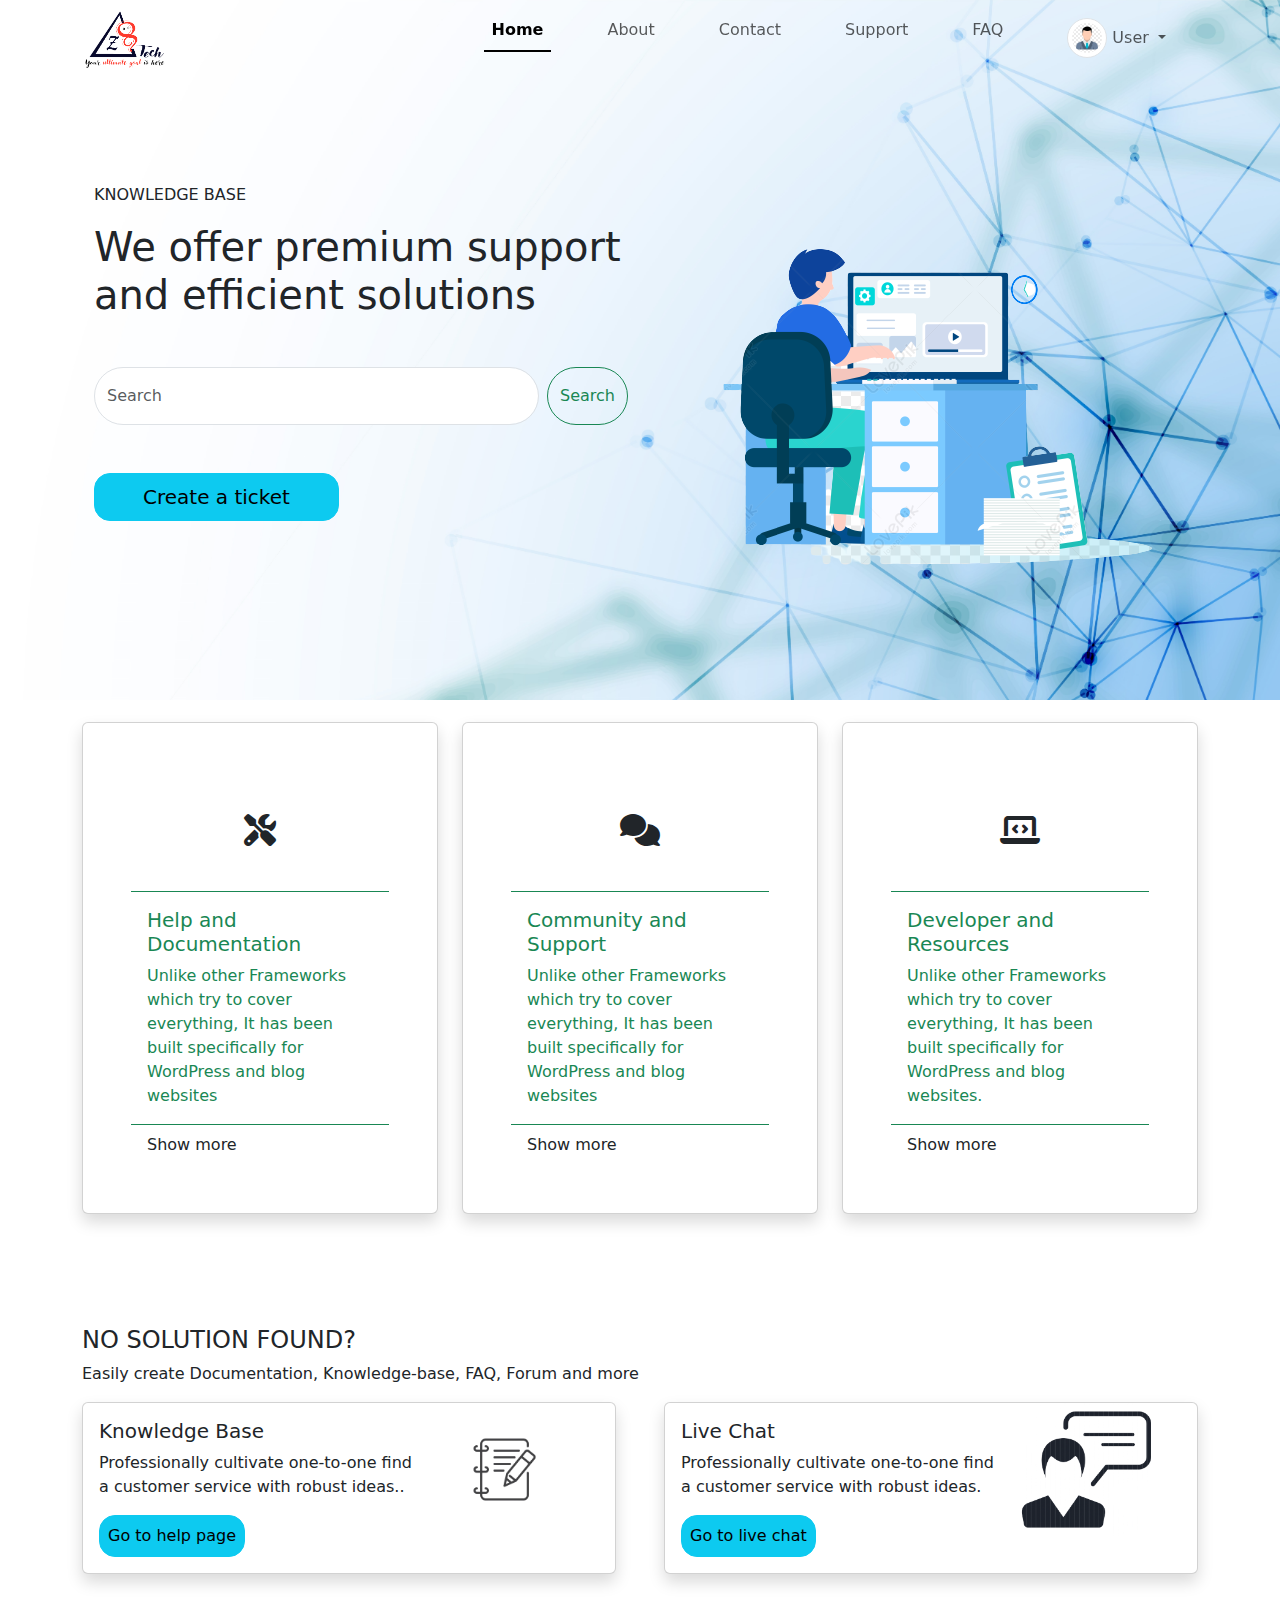
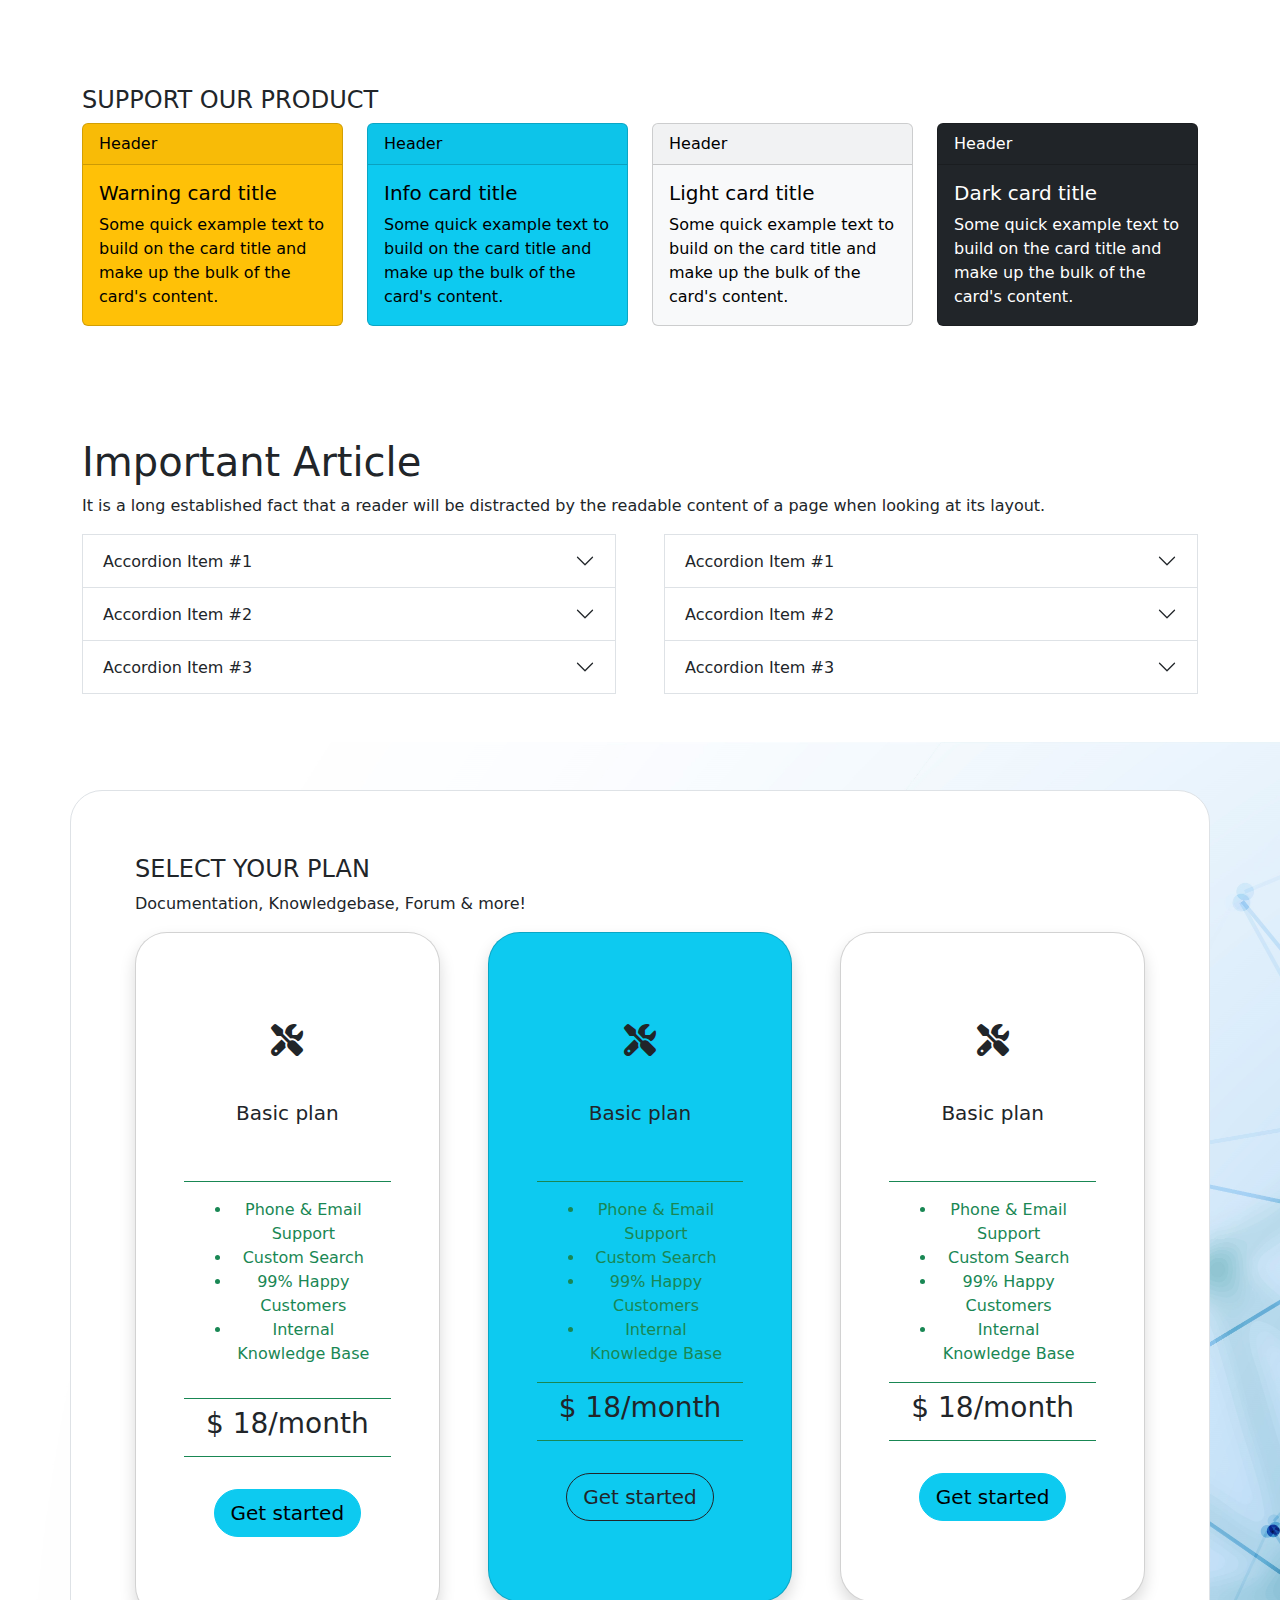
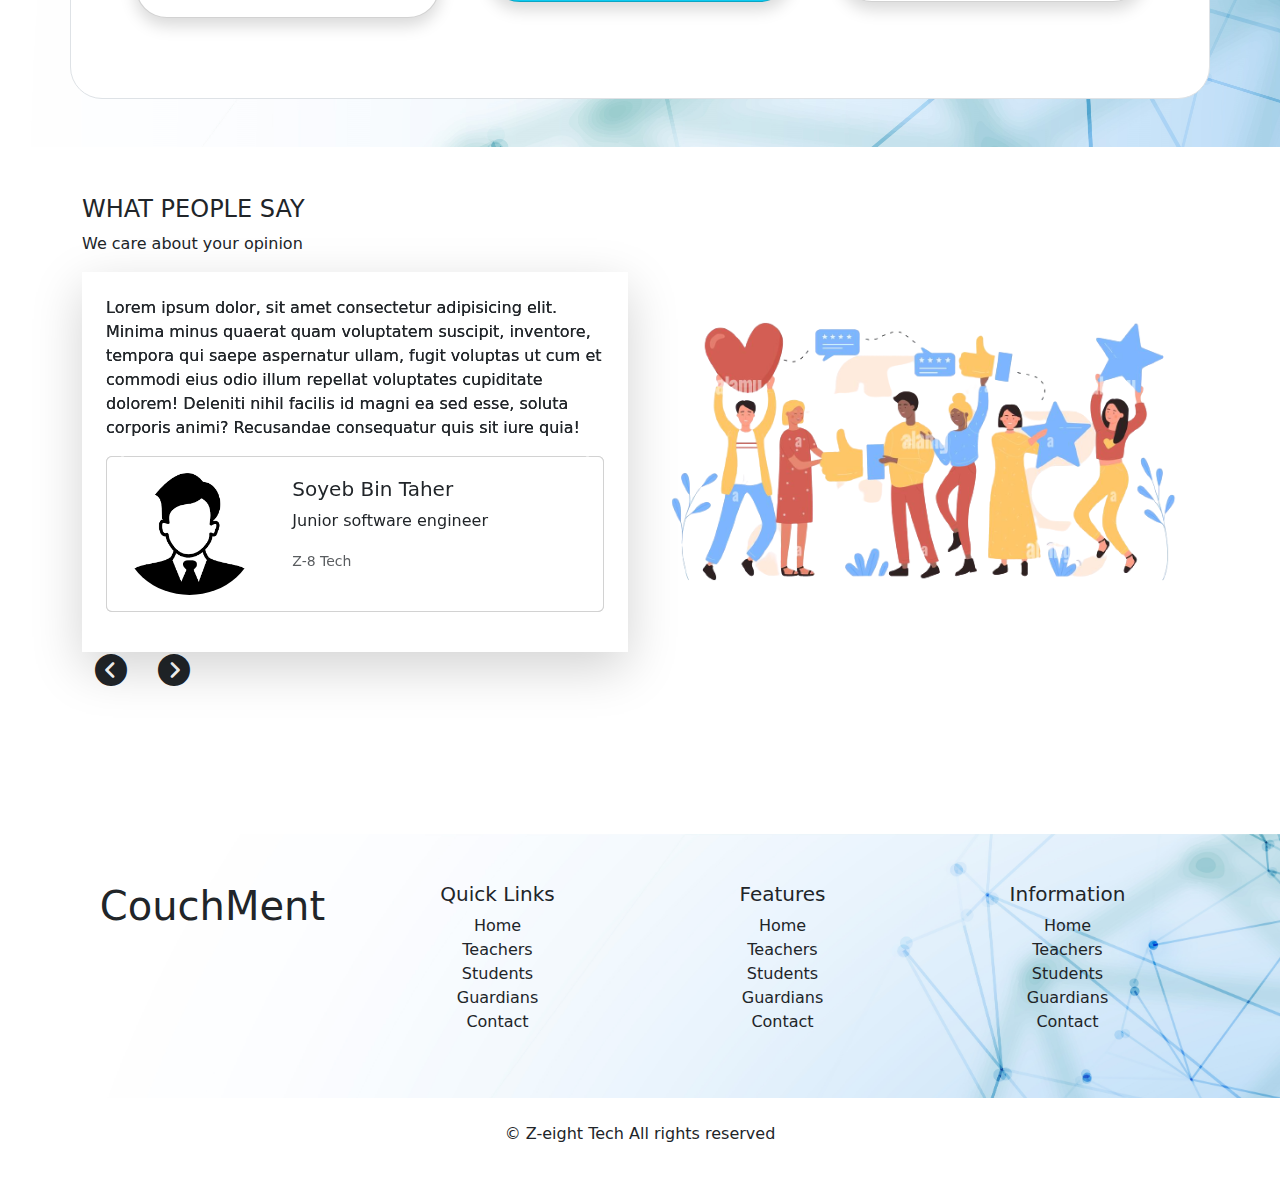
<file: index.html>
<!DOCTYPE html>
<html lang="en">

<head>
    <meta charset="UTF-8">
    <meta name="viewport" content="width=device-width, initial-scale=1.0">
    <title>Coaching Management System</title>
    <link rel="stylesheet" href="https://cdn.jsdelivr.net/npm/bootstrap@4.0.0/dist/css/bootstrap.min.css"
        integrity="sha384-Gn5384xqQ1aoWXA+058RXPxPg6fy4IWvTNh0E263XmFcJlSAwiGgFAW/dAiS6JXm" crossorigin="anonymous">

    <link rel="stylesheet" href="https://cdn.datatables.net/1.10.24/css/jquery.dataTables.min.css">
    <link rel="stylesheet" href="https://cdn.jsdelivr.net/npm/bootstrap@5.3.0/dist/css/bootstrap.min.css">
    <link rel="stylesheet" href="https://cdn.datatables.net/buttons/1.7.0/css/buttons.dataTables.min.css">
    <link rel="stylesheet" href="./css/index.css">
    <link rel="stylesheet" href="https://cdnjs.cloudflare.com/ajax/libs/font-awesome/6.4.0/css/all.min.css">
    <script>
        window.onscroll = function () {
            var element = document.getElementById('my-element');
            var contain = document.getElementById('sec-element');
            var scrollPosition = window.scrollY;

            if (scrollPosition > 10) { // Adjust the scroll position threshold as needed
                element.classList.add('bg-info'); // Add the Bootstrap class dynamically
            } else {
                element.classList.remove('bg-info'); // Remove the Bootstrap class if not scrolled enough
             
            }
        };
    </script>

</head>

<body class="">
    <section class="sec-img ">
        <div class=" ">

            <header id="my-element" class="sticky-top">
            <nav   class="container navbar nav-underline navbar-expand-lg bg-body-transparent d-flex justify-content-between">
                <div class="container-fluid d-flex justify-content-between">
                    <a class="" href="index.html"><img class="img-fluid w-50" src="assets/logo/Z8-tech.jpg" alt="" /></a>
                  <button class="navbar-toggler" type="button" data-bs-toggle="collapse" data-bs-target="#navbarTogglerDemo02" aria-controls="navbarTogglerDemo02" aria-expanded="false" aria-label="Toggle navigation">
                    <span class="navbar-toggler-icon"></span>
                  </button>
                  <div class="collapse navbar-collapse" id="navbarTogglerDemo02">
                    <ul class="navbar-nav ms-auto mb-2 mb-lg-0">
                        <li class="nav-item mx-4">
                            <a class="nav-link active" aria-current="page" href="/index.html">Home</a>
                        </li>
                        <li class="nav-item  mx-4">
                            <a class="nav-link" href="#">About</a>
                        </li>

                        <li class="nav-item mx-4">
                            <a href="contact.html" class="nav-link ">Contact</a>
                        </li>
                        <li class="nav-item mx-4">
                            <a href="support.html" class="nav-link ">Support</a>
                        </li>
                        <li class="nav-item mx-4">
                            <a href="faq.html" class="nav-link ">FAQ</a>
                        </li>
                        <li class="nav-item dropdown mx-4">
                            <a class="nav-link dropdown-toggle" href="#" role="button"
                                data-bs-toggle="dropdown" aria-expanded="false">
                                <img  src="./assets/users-vector-icon-png_260862.jpg" class=" user-img img-thumbnail rounded-5" alt="...">
                                User
                            </a>
                            <ul class="dropdown-menu">
                                <li><a class="dropdown-item" href="#">Action</a></li>
                                <li><a class="dropdown-item" href="#">Another action</a></li>
                                <li>
                                    <hr class="dropdown-divider">
                                </li>
                                <li><a class="dropdown-item" href="file:///C:/laragon/www/Z-tech-helpdesk/login.html">Log Out</a></li>
                            </ul>
                        </li>
                    </ul>

                  </div>
                </div>
            </nav>
            </header>
            <main class=" ">
                <div class="container">
                    <!-- first-section  -->
                    <div class="row  py-5 mx-auto ">
                        <div class=" col-sm-12  col-md-6    my-auto">
                            <p>KNOWLEDGE BASE</p>
                            <h1>
                                We offer premium support and
                                efficient solutions
                            </h1>
                            <form class="d-flex mt-5" role="search">
                                <input class="form-control me-2 py-3 rounded-5 " type="search" placeholder="Search"
                                    aria-label="Search">
                                <button class="btn btn-outline-success rounded-5" type="submit">Search</button>
                            </form>
                            <div class="my-5">
                                <button type="button" class="btn btn-info btn-lg px-5 rounded-4 ">Create a
                                    ticket</button>
                            </div>
                        </div>
                        <div class=" col-sm-12 col-md-6  ">
                            <img class="img-fluid" src="./assets/lovepik-man-sitting-at-work-in-front-of-computer-png-image_401482908_wh1200-removebg-preview.png"
                                alt="">
                        </div>
                    </div>
                    <!-- second-section -->
                    <div class="my-5 ">
                        <div class="row row-cols-lg-3 row-cols-md-1 g-4">
                            <div class="col">
                                <div class="card shadow mb-3 p-5">
                                    <div class="card-header bg-transparent border-success p-5 text-center"><i
                                            class="fa-solid fa-screwdriver-wrench fa-beat fa-2xl"></i></div>
                                    <div class="card-body text-success">
                                        <h5 class="card-title">Help and Documentation</h5>
                                        <p class="card-text">Unlike other Frameworks which try to cover everything, It
                                            has
                                            been built specifically for WordPress and blog websites</p>
                                    </div>
                                    <div class="card-footer bg-transparent border-success">Show more</div>
                                </div>
                            </div>
                            <div class="col">
                                <div class="card shadow mb-3 p-5">
                                    <div class="card-header bg-transparent border-success p-5 text-center"><i
                                            class="fa-solid fa-comments fa-beat fa-2xl"></i></div>
                                    <div class="card-body text-success">
                                        <h5 class="card-title">Community and Support</h5>
                                        <p class="card-text">Unlike other Frameworks which try to cover everything, It
                                            has
                                            been built specifically for WordPress and blog websites</p>
                                    </div>
                                    <div class="card-footer bg-transparent border-success">Show more</div>
                                </div>
                            </div>
                            <div class="col">
                                <div class="card shadow mb-3 p-5">
                                    <div class="card-header bg-transparent border-success p-5 text-center"><i
                                            class="fa-solid fa-laptop-code fa-beat fa-2xl"></i></div>
                                    <div class="card-body text-success">
                                        <h5 class="card-title">Developer and Resources</h5>
                                        <p class="card-text">Unlike other Frameworks which try to cover everything, It
                                            has
                                            been built specifically for WordPress and blog websites.</p>
                                    </div>
                                    <div class="card-footer bg-transparent border-success">Show more</div>
                                </div>
                            </div>

                        </div>
                    </div>
                    <!-- third-section -->
                    <div class="py-5">
                        <div>
                            <h4>NO SOLUTION FOUND?</h4>
                            <p>Easily create Documentation, Knowledge-base, FAQ, Forum and more</p>
                        </div>
                        <div class="row row-cols-md-2 third-sec row-cols-xs-1 g-5 ">
                            <div class="col">
                                <div class="card mb-3 shadow">
                                    <div class="row g-0">

                                        <div class="col-md-8">
                                            <div class="card-body">
                                                <h5 class="card-title">Knowledge Base</h5>
                                                <p class="card-text">Professionally cultivate one-to-one find a customer
                                                    service with robust ideas..</p>
                                                <button type="button" class="btn btn-info p-2 rounded-4">Go to help
                                                    page</button>
                                            </div>
                                        </div>
                                        <div class="col-md-4">
                                            <img src="./assets/note (1).png" class="img-fluid rounded-start w-75" alt="...">
                                        </div>
                                    </div>
                                </div>
                            </div>
                            <div class="col">
                                <div class="card mb-3 shadow">
                                    <div class="row g-0">

                                        <div class="col-md-8">
                                            <div class="card-body">
                                                <h5 class="card-title">Live Chat</h5>
                                                <p class="card-text">Professionally cultivate one-to-one find a customer
                                                    service with robust ideas.</p>
                                                <button type="button" class="btn btn-info p-2 rounded-4 ">Go to live
                                                    chat</button>
                                            </div>
                                        </div>
                                        <div class="col-md-4 ">
                                            <img src="./assets/live.png" class="img-fluid rounded-start w-75" alt="...">
                                        </div>
                                    </div>
                                </div>
                            </div>
                        </div>
                    </div>
                </div>
                <!-- fourth-section -->

                    <div class="container py-5">
                        <h4>SUPPORT OUR PRODUCT</h4>
                        <div class=" row  row-cols-lg-4 fourth-sec   g-4  ">

<div class="col">
    <div class="card text-bg-warning mb-3">
        <div class="card-header">Header</div>
        <div class="card-body">
            <h5 class="card-title">Warning card title</h5>
            <p class="card-text">Some quick example text to build on the card title and make up
                the bulk of the card's content.</p>
        </div>
    </div>
</div>
<div class="col">
    <div class="card text-bg-info mb-3">
        <div class="card-header">Header</div>
        <div class="card-body">
            <h5 class="card-title">Info card title</h5>
            <p class="card-text">Some quick example text to build on the card title and make up
                the bulk of the card's content.</p>
        </div>
    </div>
</div>
<div class="col">
    <div class="card text-bg-light mb-3">
        <div class="card-header">Header</div>
        <div class="card-body">
            <h5 class="card-title">Light card title</h5>
            <p class="card-text">Some quick example text to build on the card title and make up
                the bulk of the card's content.</p>
        </div>
    </div>
</div>
<div class="col">
    <div class="card text-bg-dark mb-3">
        <div class="card-header">Header</div>
        <div class="card-body">
            <h5 class="card-title">Dark card title</h5>
            <p class="card-text">Some quick example text to build on the card title and make up
                the bulk of the card's content.</p>
        </div>
    </div>
</div>
                        </div>
                    </div>
    <!-- article section -->
    <div class="container my-5">
        <div>
            <h1>Important Article</h1>
            <p>It is a long established fact that a reader will be distracted by the readable content of a page when looking at its layout.</p>
        </div>
        <div class="row g-5 ">
            <div class="col  ">
                <div class="accordion accordion-flush border " id="accordionFlushExample">
                    <div class="accordion-item ">
                      <h2 class="accordion-header">
                        <button class="accordion-button collapsed" type="button" data-bs-toggle="collapse" data-bs-target="#flush-collapseOne" aria-expanded="false" aria-controls="flush-collapseOne">
                          Accordion Item #1
                        </button>
                      </h2>
                      <div id="flush-collapseOne" class="accordion-collapse collapse" data-bs-parent="#accordionFlushExample">
                        <div class="accordion-body">Placeholder content for this accordion, which is intended to demonstrate the <code>.accordion-flush</code> class. This is the first item's accordion body.</div>
                      </div>
                    </div>
                    <div class="accordion-item">
                      <h2 class="accordion-header">
                        <button class="accordion-button collapsed" type="button" data-bs-toggle="collapse" data-bs-target="#flush-collapseTwo" aria-expanded="false" aria-controls="flush-collapseTwo">
                          Accordion Item #2
                        </button>
                      </h2>
                      <div id="flush-collapseTwo" class="accordion-collapse collapse" data-bs-parent="#accordionFlushExample">
                        <div class="accordion-body">Placeholder content for this accordion, which is intended to demonstrate the <code>.accordion-flush</code> class. This is the second item's accordion body. Let's imagine this being filled with some actual content.</div>
                      </div>
                    </div>
                    <div class="accordion-item">
                      <h2 class="accordion-header">
                        <button class="accordion-button collapsed" type="button" data-bs-toggle="collapse" data-bs-target="#flush-collapseThree" aria-expanded="false" aria-controls="flush-collapseThree">
                          Accordion Item #3
                        </button>
                      </h2>
                      <div id="flush-collapseThree" class="accordion-collapse collapse" data-bs-parent="#accordionFlushExample">
                        <div class="accordion-body">Placeholder content for this accordion, which is intended to demonstrate the <code>.accordion-flush</code> class. This is the third item's accordion body. Nothing more exciting happening here in terms of content, but just filling up the space to make it look, at least at first glance, a bit more representative of how this would look in a real-world application.</div>
                      </div>
                    </div>
                  </div>
            </div>
            <div class="col">
                <div class="accordion accordion-flush border " id="accordionFlushExample">
                    <div class="accordion-item">
                      <h2 class="accordion-header">
                        <button class="accordion-button collapsed" type="button" data-bs-toggle="collapse" data-bs-target="#flush-collapseOne" aria-expanded="false" aria-controls="flush-collapseOne">
                          Accordion Item #1
                        </button>
                      </h2>
                      <div id="flush-collapseOne" class="accordion-collapse collapse" data-bs-parent="#accordionFlushExample">
                        <div class="accordion-body">Placeholder content for this accordion, which is intended to demonstrate the <code>.accordion-flush</code> class. This is the first item's accordion body.</div>
                      </div>
                    </div>
                    <div class="accordion-item">
                      <h2 class="accordion-header">
                        <button class="accordion-button collapsed" type="button" data-bs-toggle="collapse" data-bs-target="#flush-collapseTwo" aria-expanded="false" aria-controls="flush-collapseTwo">
                          Accordion Item #2
                        </button>
                      </h2>
                      <div id="flush-collapseTwo" class="accordion-collapse collapse" data-bs-parent="#accordionFlushExample">
                        <div class="accordion-body">Placeholder content for this accordion, which is intended to demonstrate the <code>.accordion-flush</code> class. This is the second item's accordion body. Let's imagine this being filled with some actual content.</div>
                      </div>
                    </div>
                    <div class="accordion-item">
                      <h2 class="accordion-header">
                        <button class="accordion-button collapsed" type="button" data-bs-toggle="collapse" data-bs-target="#flush-collapseThree" aria-expanded="false" aria-controls="flush-collapseThree">
                          Accordion Item #3
                        </button>
                      </h2>
                      <div id="flush-collapseThree" class="accordion-collapse collapse" data-bs-parent="#accordionFlushExample">
                        <div class="accordion-body">Placeholder content for this accordion, which is intended to demonstrate the <code>.accordion-flush</code> class. This is the third item's accordion body. Nothing more exciting happening here in terms of content, but just filling up the space to make it look, at least at first glance, a bit more representative of how this would look in a real-world application.</div>
                      </div>
                    </div>
                  </div>
            </div>
        </div>
    </div>
                    <!-- fifth-section -->
                    <div class="fifth-sec p-5 ">
                        <div class="container p-5  bg-white rounded-5 border">
                            <div class="p-3">
                                <div>
                                    <h4>SELECT YOUR PLAN</h4>
                                    <p>Documentation, Knowledgebase, Forum & more!</p>
                                </div>
                                <div class="row fifth-section  row row-cols-lg-3 row-cols-md-2 row-cols-sm-1 g-5 ">
                                    <div class="col text-center ">
                                        <div class="card shadow mb-3 p-5 rounded-5">
                                            <div class="card-header bg-transparent border-success py-5 text-center">
                                                <div class="mb-5">
                                                    <i class="fa-solid fa-screwdriver-wrench fa-beat fa-2xl"></i>
                                                </div>
                                                <div>
                                                    <h5 class="card-title">Basic plan</h5>
                                                </div>
                                            </div>
                                            <div class="card-body text-success">

                                                <ul class="">
                                                    <li>Phone & Email Support</li>
                                                    <li>Custom Search</li>
                                                    <li>99% Happy Customers</li>
                                                    <li>Internal Knowledge Base</li>

                                                </ul>
                                            </div>
                                            <div class="card-footer bg-transparent border-success">
                                                <h3 class=" "> $ 18/month</h3>
                                            </div>
                                            <div class="card-footer bg-transparent border-success"> <button
                                                    type="button" class="btn btn-info btn-lg my-4 rounded-5  ">Get
                                                    started</button></div>
                                        </div>
                                    </div>
                                    <div class="col text-center  bg-transparent">
                                        <div class="card shadow mb-3 p-5 rounded-5  bg-info">
                                            <div class="card-header bg-transparent border-success py-5 text-center">
                                                <div class="mb-5">
                                                    <i class="fa-solid fa-screwdriver-wrench fa-beat fa-2xl"></i>
                                                </div>
                                                <div>
                                                    <h5 class="card-title">Basic plan</h5>
                                                </div>
                                            </div>
                                            <div class="card-body text-success">

                                                <ul class="card-text">
                                                    <li>Phone & Email Support</li>
                                                    <li>Custom Search</li>
                                                    <li>99% Happy Customers</li>
                                                    <li>Internal Knowledge Base</li>

                                                </ul>
                                            </div>
                                            <div class="card-footer bg-transparent border-success">
                                                <h3 class=" "> $ 18/month</h3>
                                            </div>
                                            <div class="card-footer bg-transparent border-success"> <button
                                                    type="button"
                                                    class="btn btn-outline-dark btn-lg my-4 rounded-5 ">Get
                                                    started</button></div>
                                        </div>
                                    </div>
                                    <div class="col text-center ">
                                        <div class="card shadow mb-3 p-5 rounded-5">
                                            <div class="card-header bg-transparent border-success py-5 text-center">
                                                <div class="mb-5">
                                                    <i class="fa-solid fa-screwdriver-wrench fa-beat fa-2xl"></i>
                                                </div>
                                                <div>
                                                    <h5 class="card-title">Basic plan</h5>
                                                </div>
                                            </div>
                                            <div class="card-body text-success">

                                                <ul class="card-text">
                                                    <li>Phone & Email Support</li>
                                                    <li>Custom Search</li>
                                                    <li>99% Happy Customers</li>
                                                    <li>Internal Knowledge Base</li>

                                                </ul>
                                            </div>
                                            <div class="card-footer bg-transparent border-success">
                                                <h3 class=" "> $ 18/month</h3>
                                            </div>
                                            <div class="card-footer bg-transparent border-success"> <button
                                                    type="button" class="btn btn-info btn-lg my-4 rounded-5 ">Get
                                                    started</button></div>
                                        </div>
                                    </div>
                                </div>
                            </div>

                        </div>
                    </div>

                <!-- sixth-section -->
                <div class="container py-5 ">
                    <div class="">
                        <h4>WHAT PEOPLE SAY</h4>
                        <p>We care about your opinion</p>
                    </div>
                    <div class="row sixth-sec">
                        <div class=" col-md-12 col-lg-6 d-flex justify-content-center align-items-center ">

                            <div id="carouselExampleCaptions" class="carousel slide  p-4 shadow-lg">
                                <div class="carousel-indicators">
                                    <button type="button" data-bs-target="#carouselExampleCaptions" data-bs-slide-to="0"
                                        class="active" aria-current="true" aria-label="Slide 1"></button>
                                    <button type="button" data-bs-target="#carouselExampleCaptions" data-bs-slide-to="1"
                                        aria-label="Slide 2"></button>
                                    <button type="button" data-bs-target="#carouselExampleCaptions" data-bs-slide-to="2"
                                        aria-label="Slide 3"></button>
                                </div>
                                <div class="carousel-inner">
                                    <div class="carousel-item ">

                                        <div class=" ">

                                            <p>Lorem ipsum dolor, sit amet consectetur adipisicing elit. Minima
                                                minus quaerat quam voluptatem suscipit, inventore, tempora qui saepe
                                                aspernatur ullam, fugit voluptas ut cum et commodi eius odio illum
                                                repellat voluptates cupiditate dolorem! Deleniti nihil facilis id
                                                magni ea sed esse, soluta corporis animi? Recusandae consequatur
                                                quis sit iure quia!</p>
                                            <div class="card mb-3" style="max-width: 540px;">
                                                <div class="row g-0">
                                                    <div class="col-md-4 p-3">
                                                        <img src="./assets/download.png"
                                                            class="img-fluid rounded-circle" alt="...">
                                                    </div>
                                                    <div class="col-md-8 p-1">
                                                        <div class="card-body">
                                                            <h5 class="card-title">Soyeb Bin Taher</h5>
                                                            <p class="card-text">Junior software engineer
                                                                <br>
                                                            <p class="card-text"><small class="text-body-secondary">Z-8
                                                                    Tech</small></p>
                                                            </p>

                                                        </div>
                                                    </div>
                                                </div>
                                            </div>
                                        </div>
                                    </div>
                                    <div class="carousel-item active">

                                        <div class=" ">

                                            <p>Lorem ipsum dolor, sit amet consectetur adipisicing elit. Minima
                                                minus quaerat quam voluptatem suscipit, inventore, tempora qui saepe
                                                aspernatur ullam, fugit voluptas ut cum et commodi eius odio illum
                                                repellat voluptates cupiditate dolorem! Deleniti nihil facilis id
                                                magni ea sed esse, soluta corporis animi? Recusandae consequatur
                                                quis sit iure quia!</p>
                                            <div class="card mb-3" style="max-width: 540px;">
                                                <div class="row g-0">
                                                    <div class="col-md-4 p-3">
                                                        <img src="./assets/download.png"
                                                            class="img-fluid rounded-circle" alt="...">
                                                    </div>
                                                    <div class="col-md-8 p-1">
                                                        <div class="card-body">
                                                            <h5 class="card-title">Soyeb Bin Taher</h5>
                                                            <p class="card-text">Junior software engineer
                                                                <br>
                                                            <p class="card-text"><small class="text-body-secondary">Z-8
                                                                    Tech</small></p>
                                                            </p>

                                                        </div>
                                                    </div>
                                                </div>
                                            </div>
                                        </div>
                                    </div>
                                    <div class="carousel-item active">

                                        <div class=" ">

                                            <p>Lorem ipsum dolor, sit amet consectetur adipisicing elit. Minima
                                                minus quaerat quam voluptatem suscipit, inventore, tempora qui saepe
                                                aspernatur ullam, fugit voluptas ut cum et commodi eius odio illum
                                                repellat voluptates cupiditate dolorem! Deleniti nihil facilis id
                                                magni ea sed esse, soluta corporis animi? Recusandae consequatur
                                                quis sit iure quia!</p>
                                            <div class="card mb-3" style="max-width: 540px;">
                                                <div class="row g-0">
                                                    <div class="col-md-4 p-3">
                                                        <img src="./assets/download.png"
                                                            class="img-fluid rounded-circle" alt="...">
                                                    </div>
                                                    <div class="col-md-8 p-1">
                                                        <div class="card-body">
                                                            <h5 class="card-title">Soyeb Bin Taher</h5>
                                                            <p class="card-text">Junior software engineer
                                                                <br>
                                                            <p class="card-text"><small class="text-body-secondary">Z-8
                                                                    Tech</small></p>
                                                            </p>

                                                        </div>
                                                    </div>
                                                </div>
                                            </div>
                                        </div>
                                    </div>
                                </div>

                                <button class="carousel-control-prev" type="button"
                                    data-bs-target="#carouselExampleCaptions" data-bs-slide="prev">
                                    <span class="carousel-control-prev-icon" aria-hidden="true"></span>
                                    <span class="visually-hidden">Previous</span>
                                </button>
                                <button class="carousel-control-next" type="button"
                                    data-bs-target="#carouselExampleCaptions" data-bs-slide="next">
                                    <span class="carousel-control-next-icon" aria-hidden="true"></span>
                                    <span class="visually-hidden">Next</span>
                                </button>
                            </div>

                        </div>

                        <div class=" col-md-12 col-lg-6  d-flex justify-content-center align-items-center">
                            <div class="">
                                <img class="img-fluid" src="./assets/[base64].png"
                                    alt="">
                            </div>
                        </div>
                    </div>
                    <div>
                        <button type="button" class="btn " data-bs-target="#carouselExampleCaptions"
                            data-bs-slide="prev"><i class="fa-solid fa-circle-chevron-left fa-2xl"></i></button>

                        <button type="button" class="btn " data-bs-target="#carouselExampleCaptions"
                            data-bs-slide="next"><i class="fa-solid fa-circle-chevron-right fa-2xl"></i></button>
                    </div>
                </div>
            </main>
                <!-- footer -->
                <footer class="mt-5 ">
                    <div class=" h-100  text-center pt-5">

                        <div class="bg-transparent footer-img py-5">
                            <div class="container text-center">
                                <div class="row row-cols-1 row-cols-sm-2 row-cols-md-4">
                                    <div class="col  border-right-3">
                                        <h1>
                                            CouchMent
                                        </h1>
                                    </div>
                                    <div class="col">
                                        <h5>Quick Links</h5>
                                        <ul class="list-unstyled">
                                            <li>Home</li>
                                            <li>Teachers</li>
                                            <li>Students</li>
                                            <li>Guardians</li>
                                            <li>Contact</li>
                                        </ul>
                                    </div>
                                    <div class="col">
                                        <h5>Features</h5>
                                        <ul class="list-unstyled">
                                            <li>Home</li>
                                            <li>Teachers</li>
                                            <li>Students</li>
                                            <li>Guardians</li>
                                            <li>Contact</li>
                                        </ul>
                                    </div>
                                    <div class="col">
                                        <h5>Information</h5>
                                        <ul class="list-unstyled">
                                            <li>Home</li>
                                            <li>Teachers</li>
                                            <li>Students</li>
                                            <li>Guardians</li>
                                            <li>Contact</li>
                                        </ul>
                                    </div>
                                </div>
                            </div>
                        </div>
                      
                        <div class="py-4">
            
                    <p>      &#169 Z-eight Tech All rights reserved</p>
   
                        </div>
                    </div>
                </footer>
        </div>
    </section>

    <script src="https://cdn.jsdelivr.net/npm/bootstrap@5.3.0/dist/js/bootstrap.bundle.min.js"></script>
</body>

</html>
</file>
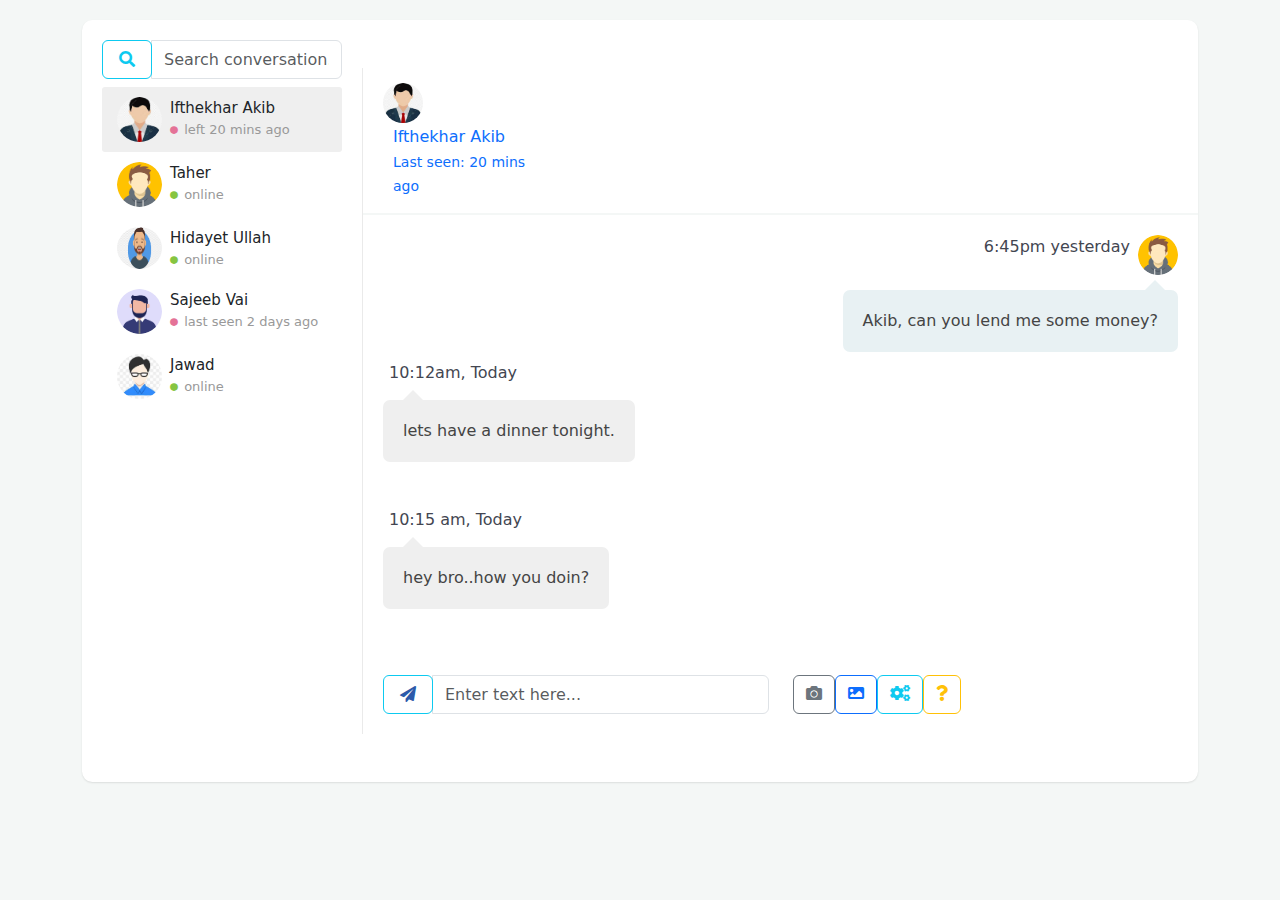
<file: admin-chat.html>
<!DOCTYPE html>
<html lang="en">

<head>
  <meta charset="UTF-8" />
  <meta http-equiv="X-UA-Compatible" content="IE=edge" />
  <meta name="viewport" content="width=device-width, initial-scale=1.0" />
  <title>Admin Chatbox</title>

  <!-- css links -->
  <link href="	https://cdn.jsdelivr.net/npm/bootstrap@5.3.0/dist/css/bootstrap.min.css" rel="stylesheet" />
  <link rel="stylesheet" href="./css/admin-chat.css">

  <!-- fontawesome link -->

  <link href="https://use.fontawesome.com/releases/v5.15.4/css/all.css" rel="stylesheet" />

  <script src="	https://cdn.jsdelivr.net/npm/bootstrap@5.3.0/dist/js/bootstrap.bundle.min.js"></script>
</head>

<body>
  <div class="container">
    <div class="row d-flex">
      <div class="col-lg-12">
        <div class="card admin-chat py-5 ">
          <div id="plist" class="user-list  ">
            <div class="input-group">
              <div class="input-group-prepend">
                <button class="btn btn-outline-info input-group-text"><i class="fa fa-search p-1"></i></button>
                <!-- <span class="input-group-text"><i class="fa fa-search p-1"></i></span> -->
              </div>
              <input type="text" class="form-control" placeholder="Search conversation...">
            </div>
            <ul class="list-unstyled convo-list mt-2 mb-0">
              <li class="d-flex active">
                <img src="./assets/images/akib.png" alt="avatar" />
                <div class="about">
                  <div class="name">Ifthekhar Akib</div>
                  <div class="status">
                    <i class="fa fa-circle offline"></i> left 20 mins ago
                  </div>
                </div>
              </li>
              <li class="d-flex ">
                <img src="./assets/images/taher.png" alt="avatar" />
                <div class="about">
                  <div class="name">Taher</div>
                  <div class="status">
                    <i class="fa fa-circle online"></i> online
                  </div>
                </div>
              </li>

              <li class="d-flex">
                <img src="./assets/images/hidayet.png" alt="avatar">
                <div class="about">
                  <div class="name">Hidayet Ullah</div>
                  <div class="status"> <i class="fa fa-circle online"></i> online</div>
                </div>
              </li>
              <li class="d-flex">
                <img src="./assets/images/sajeeb.png" alt="avatar">
                <div class="about">
                  <div class="name">Sajeeb Vai</div>
                  <div class="status"> <i class="fa fa-circle offline"></i> last seen 2 days ago</div>
                </div>
              </li>
              <li class="d-flex">
                <img src="./assets/images/jawad.png" alt="avatar">
                <div class="about">
                  <div class="name">Jawad</div>
                  <div class="status"> <i class="fa fa-circle online"></i> online</div>
                </div>
              </li>
            </ul>
          </div>
          <div class="chat">
            <div class="chat-header d-flex">
              <div class="row">
                <div class="col-lg-6">
                  <a href="javascript:void(0);" data-toggle="modal" data-target="#user_info">
                    <img src="./assets/images/akib.png" alt="avatar">
                    <div class="chat-about">
                      <h6 class="mt-1 mb-1">Ifthekhar Akib</h6>
                      <small>Last seen: 20 mins ago</small>
                    </div>
                </div>

              </div>
            </div>
            <div class="chat-history">
              <ul class="mb-3">
                <li class="me-0">
                  <div class="message-data d-flex justify-content-end">
                    <span class="me-2 message-data-time text-center">6:45pm yesterday</span>
                    <img src="./assets/images/taher.png" alt="avatar" />
                  </div>


                  <div class="message other-message float-right">
                    Akib, can you lend me some money?
                  </div>
                </li>
                <li class="py-2">
                  <div class="message-data mt-5 ">
                    <span class="message-data-time">10:12am, Today</span>
                  </div>
                  <div class="message my-message">lets have a dinner tonight.</div>
                </li>
                <li class="py-2">
                  <div class="message-data">
                    <span class="message-data-time">10:15 am, Today</span>
                  </div>
                  <div class="message my-message">
                    hey bro..how you doin?
                  </div>
                </li>
              </ul>
            </div>
            <div class="chat-message row row-cols-lg-2 ">
              <div class="col input-group mb-0 d-flex ">
                <div class="">
                  <button class="btn btn-outline-info input-group-text">
                    <i class="fas fa-paper-plane fa-spin p-1"></i>
                  </button>
                </div>
                  <input type="text" class="form-control " placeholder="Enter text here..." />
              </div>
              <div class="col d-flex hidden-sm text-right">
                <a href="javascript:void(0);" class="btn btn-outline-secondary"><i class="fa fa-camera"></i></a>
                <a href="javascript:void(0);" class="btn btn-outline-primary"><i class="fa fa-image"></i></a>
                <a href="javascript:void(0);" class="btn btn-outline-info"><i class="fa fa-cogs"></i></a>
                <a href="javascript:void(0);" class="btn btn-outline-warning"><i class="fa fa-question"></i></a>
              </div>
            </div>
          </div>
        </div>
      </div>
    </div>
  </div>
</body>

</html>
</file>
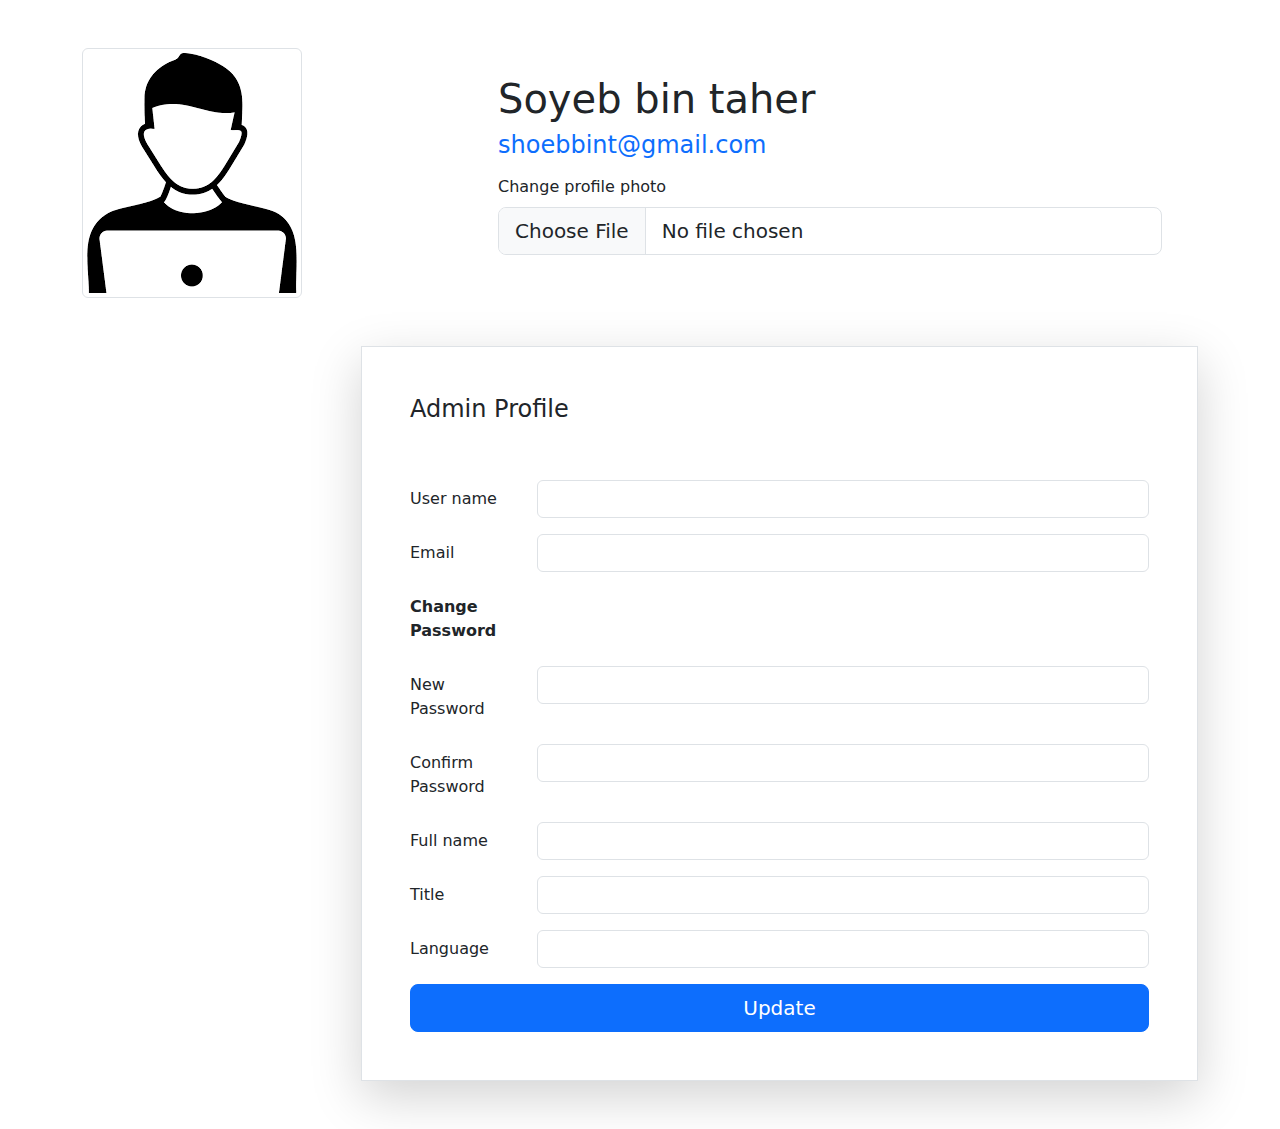
<file: admin-profile.html>
<!DOCTYPE html>
<html lang="en">

<head>
    <meta charset="UTF-8">
    <meta name="viewport" content="width=device-width, initial-scale=1.0">
    <title>Coaching Management System</title>
    <link rel="stylesheet" href="https://cdn.jsdelivr.net/npm/bootstrap@4.0.0/dist/css/bootstrap.min.css"
        integrity="sha384-Gn5384xqQ1aoWXA+058RXPxPg6fy4IWvTNh0E263XmFcJlSAwiGgFAW/dAiS6JXm" crossorigin="anonymous">

    <link rel="stylesheet" href="https://cdn.datatables.net/1.10.24/css/jquery.dataTables.min.css">
    <link rel="stylesheet" href="https://cdn.jsdelivr.net/npm/bootstrap@5.3.0/dist/css/bootstrap.min.css">
    <link rel="stylesheet" href="https://cdn.datatables.net/buttons/1.7.0/css/buttons.dataTables.min.css">
    <link rel="stylesheet" href="./css/index.css">
    <link rel="stylesheet" href="https://cdnjs.cloudflare.com/ajax/libs/font-awesome/6.4.0/css/all.min.css">
    <script>
        window.onscroll = function () {
            var element = document.getElementById('my-element');
            var contain = document.getElementById('sec-element');
            var scrollPosition = window.scrollY;

            if (scrollPosition > 10) { // Adjust the scroll position threshold as needed
                element.classList.add('bg-info'); // Add the Bootstrap class dynamically
            } else {
                element.classList.remove('bg-info'); // Remove the Bootstrap class if not scrolled enough
                element.classList.remove('container'); // Remove the Bootstrap class if not scrolled enough
            }
        };
    </script>

</head>

<body class="container my-5">

    <div>
        <div class="row">
            <div class="col col-6 col-md-4 ">
                <img src="./assets/admin-profile.png" class="img-thumbnail" alt="...">
            </div>
            <div class="col col-sm-6 col-md-8 my-auto px-5">
                <h1>Soyeb bin taher</h1>
                <h4 class="text-primary">shoebbint@gmail.com</h4>
                <div class="my-3">
                    <label for="formFileLg" class="form-label">Change profile photo</label>
                    <input class="form-control form-control-lg" id="formFileLg" type="file">
                  </div>
            </div>
        </div>
      
        <div class=" my-5 border shadow-lg p-5 w-75 ms-auto">       
            <div class="row mb-5">
                <h4>Admin Profile</h4>
            </div>
            <div class="row mb-3">
                <label for="inputname3" class="col-sm-2 col-form-label">User name</label>
                <div class="col-sm-10">
                  <input type="text" class="form-control" id="inputname3">
                </div>
              </div>
            <div class="row mb-3">
                <label for="inputEmail3" class="col-sm-2 col-form-label">Email</label>
                <div class="col-sm-10">
                  <input type="email" class="form-control" id="inputEmail3">
                </div>
              </div>
            <div class="row mb-3">
                <label for="inputpassword" class="col-sm-2 col-form-label fw-semibold">Change Password</label>
              </div>

            <div class="row mb-3">
                <label for="inputfullname" class="col-sm-2 col-form-label">New Password</label>
                <div class="col-sm-10">
                  <input type="password" class="form-control" id="inputfullname">
                </div>
              </div>
            <div class="row mb-3">
                <label for="inputfullname" class="col-sm-2 col-form-label">Confirm Password</label>
                <div class="col-sm-10">
                  <input type="password" class="form-control" id="inputfullname">
                </div>
              </div>
            <div class="row mb-3">
                <label for="inputfullname" class="col-sm-2 col-form-label">Full name</label>
                <div class="col-sm-10">
                  <input type="text" class="form-control" id="inputfullname">
                </div>
              </div>
            <div class="row mb-3">
                <label for="inputEmail3" class="col-sm-2 col-form-label">Title</label>
                <div class="col-sm-10">
                  <input type="text" class="form-control" id="inputEmail3">
                </div>
              </div>
            <div class="row mb-3">
                <label for="inputEmail3" class="col-sm-2 col-form-label">Language</label>
                <div class="col-sm-10">
                  <input type="text" class="form-control" id="inputEmail3">
                </div>
              </div>
             <div class="row mx-auto">
                <button class="btn btn-primary btn-lg">Update</button>
             </div>
        </div>
    </div>
    <script src="https://cdn.jsdelivr.net/npm/bootstrap@5.3.0/dist/js/bootstrap.bundle.min.js"></script>
</body>

</html>
</file>
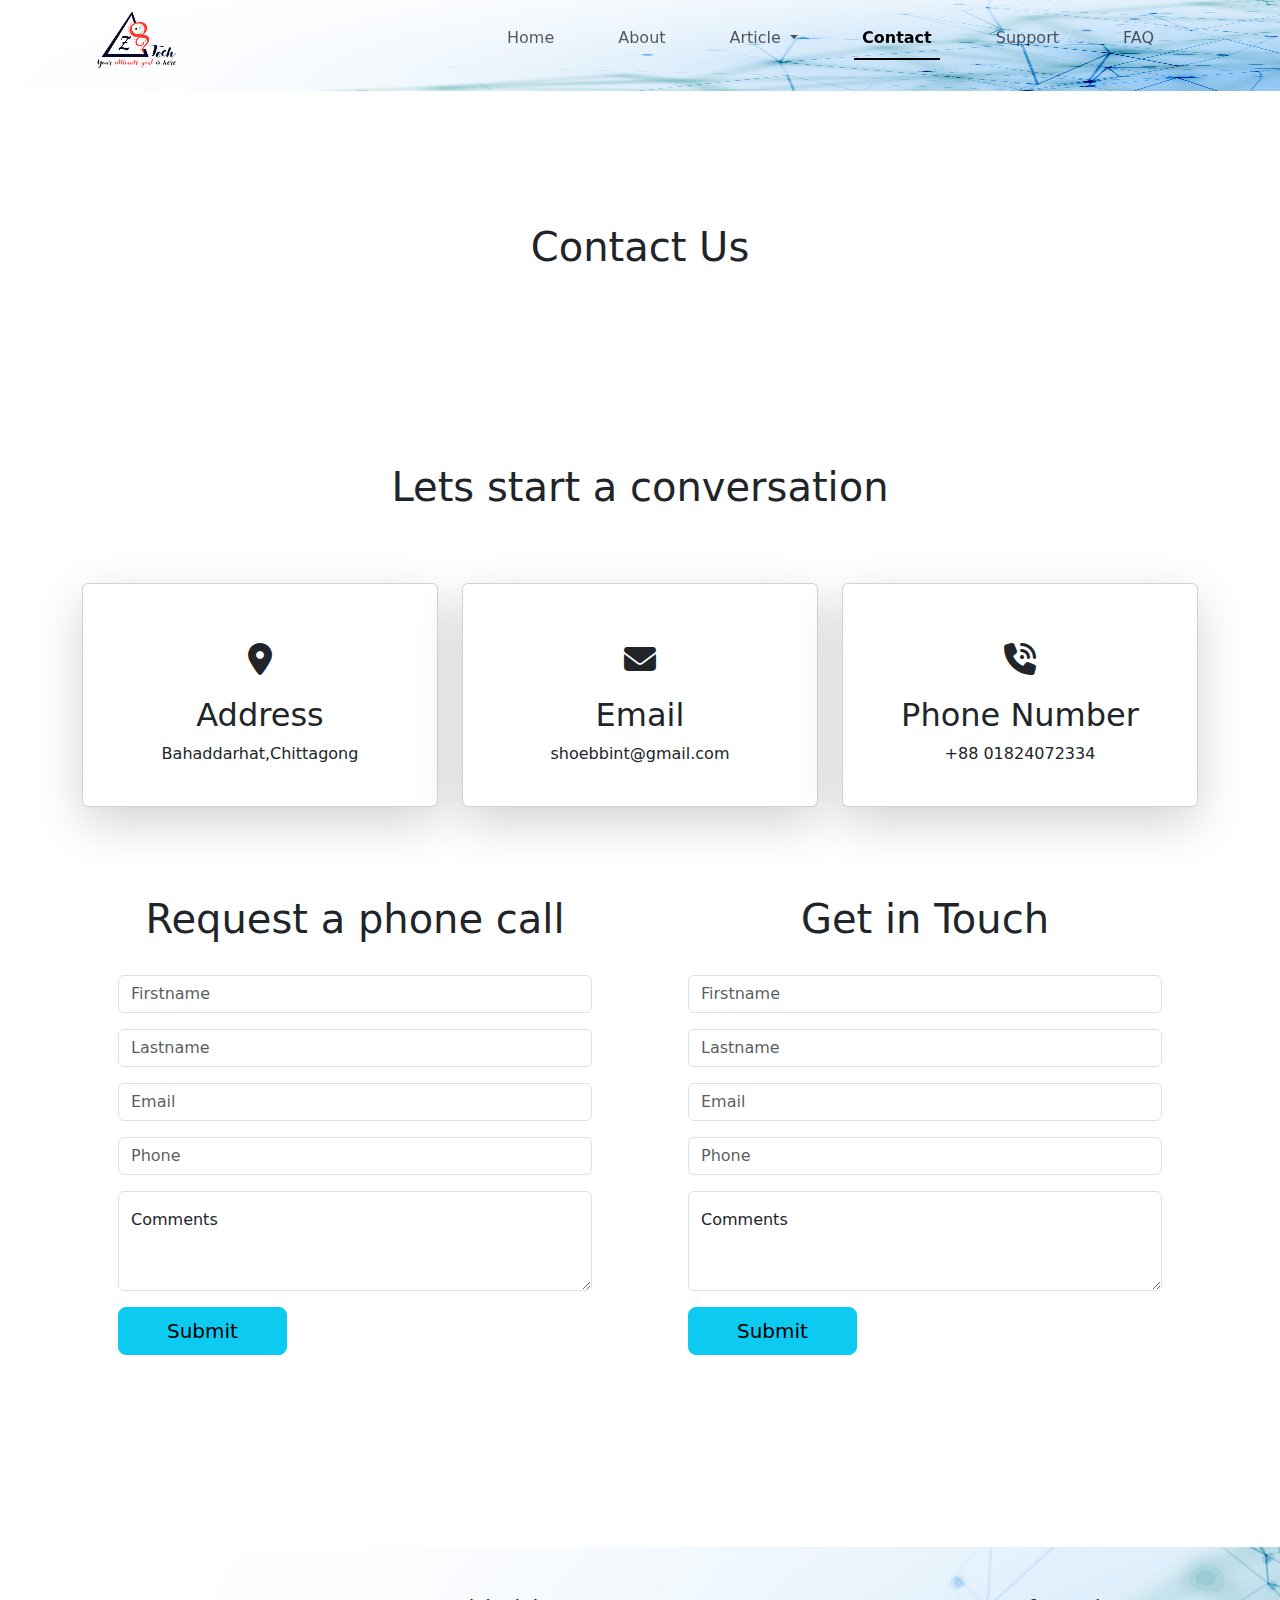
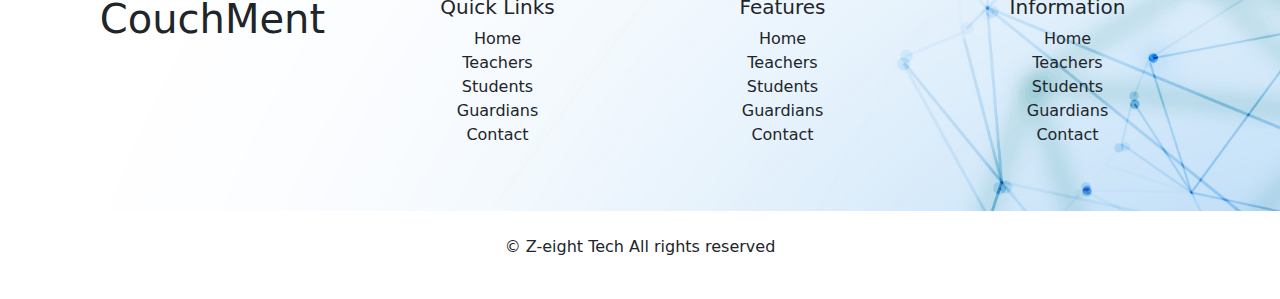
<file: contact.html>
<!DOCTYPE html>
<html lang="en">

<head>
    <meta charset="UTF-8">
    <meta name="viewport" content="width=device-width, initial-scale=1.0">
    <title>Coaching Management System</title>
    <link rel="stylesheet" href="https://cdn.jsdelivr.net/npm/bootstrap@4.0.0/dist/css/bootstrap.min.css"
        integrity="sha384-Gn5384xqQ1aoWXA+058RXPxPg6fy4IWvTNh0E263XmFcJlSAwiGgFAW/dAiS6JXm" crossorigin="anonymous">

    <link rel="stylesheet" href="https://cdn.datatables.net/1.10.24/css/jquery.dataTables.min.css">
    <link rel="stylesheet" href="https://cdn.jsdelivr.net/npm/bootstrap@5.3.0/dist/css/bootstrap.min.css">
    <link rel="stylesheet" href="https://cdn.datatables.net/buttons/1.7.0/css/buttons.dataTables.min.css">
    <link rel="stylesheet" href="./css/contact.css">
    <link rel="stylesheet" href="https://cdnjs.cloudflare.com/ajax/libs/font-awesome/6.4.0/css/all.min.css">
    <script>
        window.onscroll = function () {
            var element = document.getElementById('my-element');
            var contain = document.getElementById('sec-element');
            var scrollPosition = window.scrollY;

            if (scrollPosition > 10) { // Adjust the scroll position threshold as needed
                element.classList.add('bg-info'); // Add the Bootstrap class dynamically
            } else {
                element.classList.remove('bg-info'); // Remove the Bootstrap class if not scrolled enough
                element.classList.remove('container'); // Remove the Bootstrap class if not scrolled enough
            }
        };
    </script>
</head>

<body class="">

    <div class="">


        <div class="bg-contact">
            <header id="my-element" class="sticky-top">
                <nav 
                    class=" navbar nav-underline navbar-expand-lg bg-body-transparent d-flex justify-content-between ">
                    <div class="container">
                        <div class="container-fluid ">
                            <div class="d-flex justify-content-between">
                                <div>
                                    <div class="logo">
                                        <a class="" href="index.html"><img class="img-fluid w-50"
                                                src="assets/logo/Z8-tech.jpg" alt="" /></a>
                                    </div>
                                    <button class="navbar-toggler" type="button" data-bs-toggle="collapse"
                                        data-bs-target="#navbarScroll" aria-controls="navbarScroll"
                                        aria-expanded="false" aria-label="Toggle navigation">
                                        <span class="navbar-toggler-icon"></span>
                                    </button>
                                </div>
                                <div class="collapse navbar-collapse" id="navbarScroll">


                                    <ul class="navbar-nav ms-auto my-2 my-lg-0 navbar-nav-scroll"
                                        style="--bs-scroll-height: 100px;">
                                        <li class="nav-item mx-4">
                                            <a class="nav-link " href="index.html">Home</a>
                                        </li>
                                        <li class="nav-item  mx-4">
                                            <a class="nav-link" href="#">About</a>
                                        </li>
                                        <li class="nav-item dropdown mx-4">
                                            <a class="nav-link dropdown-toggle" href="#" role="button"
                                                data-bs-toggle="dropdown" aria-expanded="false">
                                                Article
                                            </a>
                                            <ul class="dropdown-menu">
                                                <li><a class="dropdown-item" href="#">Action</a></li>
                                                <li><a class="dropdown-item" href="#">Another action</a></li>
                                                <li>
                                                    <hr class="dropdown-divider">
                                                </li>
                                                <li><a class="dropdown-item" href="#">Something else here</a></li>
                                            </ul>
                                        </li>
                                        <li class="nav-item mx-4">
                                            <a href="contact.html" aria-current="page"
                                                class="nav-link active">Contact</a>
                                        </li>
                                        <li class="nav-item mx-4">
                                            <a href="support.html" class="nav-link ">Support</a>
                                        </li>
                                        <li class="nav-item mx-4">
                                            <a href="faq.html" class="nav-link ">FAQ</a>
                                        </li>
                                    </ul>
                                </div>
                            </div>
                        </div>
                    </div>
                </nav>
            </header>
            <div class=" d-flex justify-content-center align-items-center py-5">

                <h1 class="my-5 py-5">Contact Us</h1>
            </div>
        </div>

        <div>

            <div class="container my-5">
                <h1 class="text-center">Lets start a conversation</h1>
<div>
    <div class="row row-cols-1 row-cols-md-3 g-4 mt-5">
        <div class="col">
            <div class="card shadow-lg mb-3 text-center p-4">
                <div class="card-body">
         <div class="p-4">           <i class="fa-solid fa-location-dot fa-2xl"></i></div>
                  <h2 class="card-title">Address</h2>
                  <p class="card-text">Bahaddarhat,Chittagong</p>
                </div>
              </div>
        </div>
        <div class="col">
            <div class="card shadow-lg mb-3 text-center p-4">
                <div class="card-body">
                    <div class="p-4">
                        <i class="fa-solid fa-envelope fa-2xl"></i>
                    </div>
                  <h2 class="card-title">
                    Email
                </h2>
                  <p class="card-text">shoebbint@gmail.com</p>
                </div>
              </div>
        </div>
        <div class="col">
            <div class="card shadow-lg mb-3 text-center p-4">
                <div class="card-body">
                    <div class="p-4">
                        <i class="fa-solid fa-phone-volume fa-2xl"></i>
                    </div>
                  <h2 class="card-title">Phone Number</h2>
                  <p class="card-text"> +88 01824072334</p>
                </div>
              </div>
        </div>


      </div>
</div>
                <div class="row row-cols-1 row-cols-md-2 pb-5 ">
                    <div class="col p-5 ">
                        <h1 class=" py-4 text-center">Request a phone call</h1>
                        <div class="mb-3">
                            <input type="text" class="form-control" placeholder="Firstname" aria-label="Firstname">
                        </div>
                        <div class="mb-3">
                            <input type="text" class="form-control" placeholder="Lastname" aria-label="Lastname">
                        </div>
                        <div class="mb-3">
                            <input type="email" class="form-control" placeholder="Email" aria-label="Email">
                        </div>
                        <div class="mb-3">
                            <input type="phone" class="form-control" placeholder="Phone" aria-label="Phone">
                        </div>
                        <div class="form-floating mb-3">
                            <textarea class="form-control" placeholder="Leave a comment here" id="floatingTextarea2"
                                style="height: 100px"></textarea>
                            <label for="floatingTextarea2">Comments</label>
                        </div>
                        <div class="">
                            <button class="btn btn-info  btn-lg px-5" type="button">Submit</button>
                        </div>
                    </div>
                    <div class="col p-5 ">
                        <h1 class=" py-4 text-center">Get in Touch</h1>
                        <div class="mb-3">
                            <input type="text" class="form-control" placeholder="Firstname" aria-label="Firstname">
                        </div>
                        <div class="mb-3">
                            <input type="text" class="form-control" placeholder="Lastname" aria-label="Lastname">
                        </div>
                        <div class="mb-3">
                            <input type="email" class="form-control" placeholder="Email" aria-label="Email">
                        </div>
                        <div class="mb-3">
                            <input type="phone" class="form-control" placeholder="Phone" aria-label="Phone">
                        </div>
                        <div class="form-floating mb-3">
                            <textarea class="form-control" placeholder="Leave a comment here" id="floatingTextarea2"
                                style="height: 100px"></textarea>
                            <label for="floatingTextarea2">Comments</label>
                        </div>
                        <div class="">
                            <button class="btn btn-info  btn-lg px-5" type="button">Submit</button>
                        </div>
                    </div>
                </div>
            </div>
        </div>
    </div>
    <footer class="mt-5 ">
        <div class=" h-100  text-center pt-5">

            <div class="bg-transparent footer-img py-5">
                <div class="container text-center">
                    <div class="row row-cols-1 row-cols-sm-2 row-cols-md-4">
                        <div class="col  border-right-3">
                            <h1>
                                CouchMent
                            </h1>
                        </div>
                        <div class="col">
                            <h5>Quick Links</h5>
                            <ul class="list-unstyled">
                                <li>Home</li>
                                <li>Teachers</li>
                                <li>Students</li>
                                <li>Guardians</li>
                                <li>Contact</li>
                            </ul>
                        </div>
                        <div class="col">
                            <h5>Features</h5>
                            <ul class="list-unstyled">
                                <li>Home</li>
                                <li>Teachers</li>
                                <li>Students</li>
                                <li>Guardians</li>
                                <li>Contact</li>
                            </ul>
                        </div>
                        <div class="col">
                            <h5>Information</h5>
                            <ul class="list-unstyled">
                                <li>Home</li>
                                <li>Teachers</li>
                                <li>Students</li>
                                <li>Guardians</li>
                                <li>Contact</li>
                            </ul>
                        </div>
                    </div>
                </div>
            </div>
          
            <div class="py-4">

        <p>      &#169 Z-eight Tech All rights reserved</p>

            </div>
        </div>
    </footer>
    <script src="https://cdn.jsdelivr.net/npm/bootstrap@5.3.0/dist/js/bootstrap.bundle.min.js"></script>
</body>

</html>
</file>
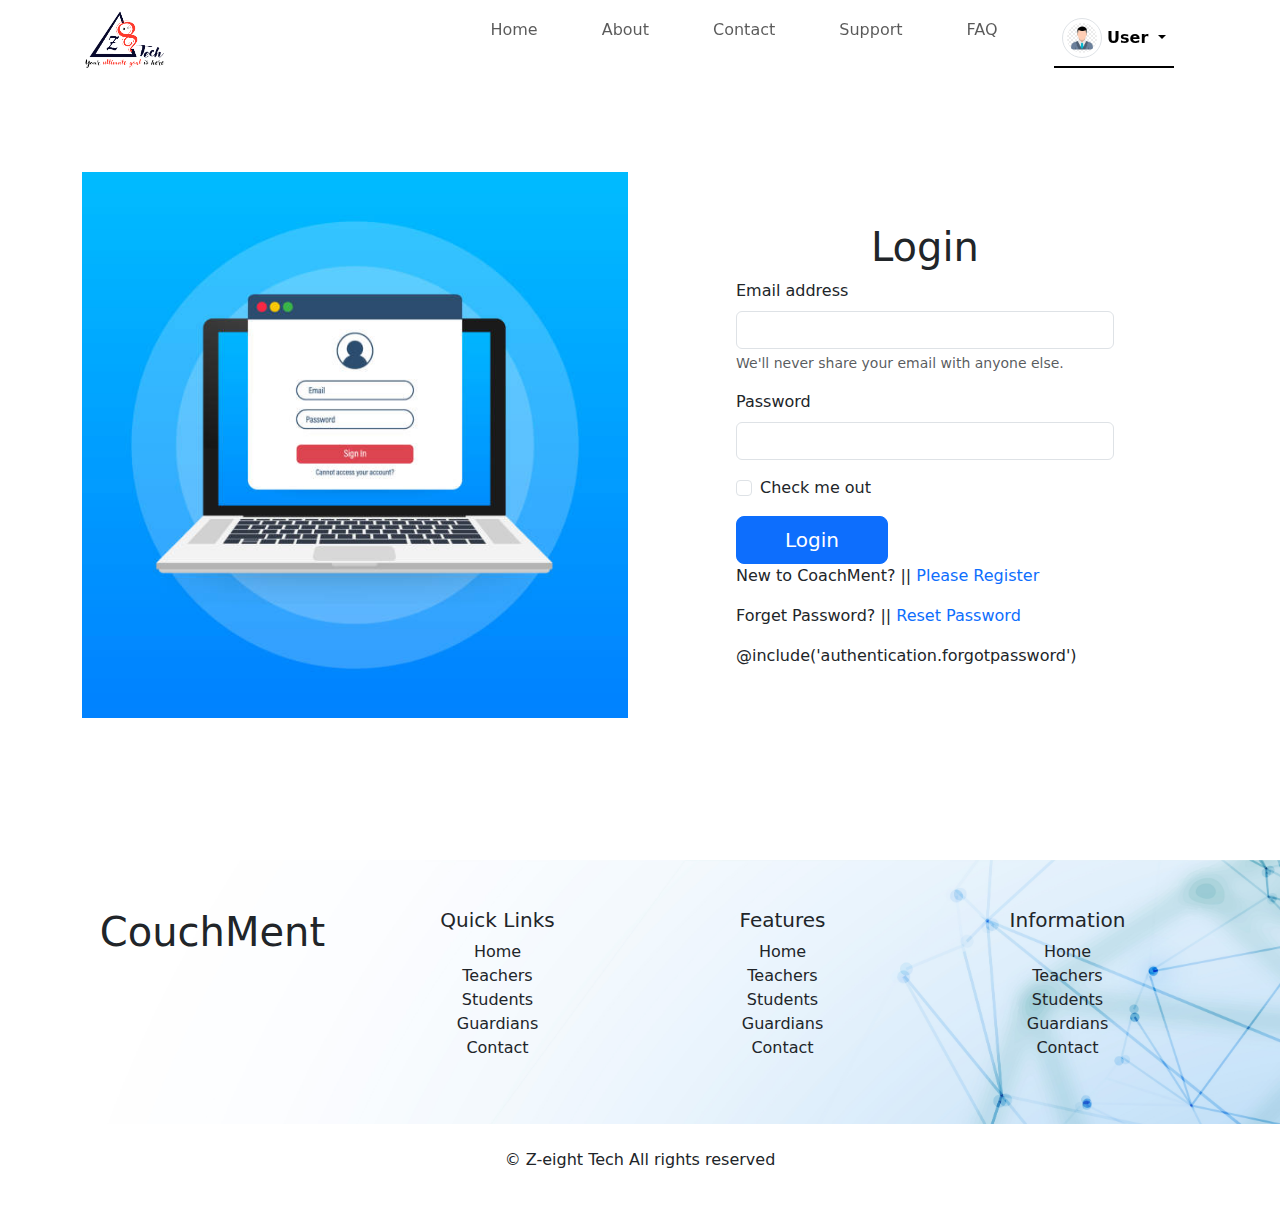
<file: login.html>
<!DOCTYPE html>
<html lang="en">

<head>
    <meta charset="UTF-8">
    <meta name="viewport" content="width=device-width, initial-scale=1.0">
    <title>Coaching Management System</title>
    <link rel="stylesheet" href="https://cdn.jsdelivr.net/npm/bootstrap@4.0.0/dist/css/bootstrap.min.css"
        integrity="sha384-Gn5384xqQ1aoWXA+058RXPxPg6fy4IWvTNh0E263XmFcJlSAwiGgFAW/dAiS6JXm" crossorigin="anonymous">

    <link rel="stylesheet" href="https://cdn.datatables.net/1.10.24/css/jquery.dataTables.min.css">
    <link rel="stylesheet" href="https://cdn.jsdelivr.net/npm/bootstrap@5.3.0/dist/css/bootstrap.min.css">
    <link rel="stylesheet" href="https://cdn.datatables.net/buttons/1.7.0/css/buttons.dataTables.min.css">
    <link rel="stylesheet" href="./css/index.css">
    <link rel="stylesheet" href="https://cdnjs.cloudflare.com/ajax/libs/font-awesome/6.4.0/css/all.min.css">
    <script>
        window.onscroll = function () {
            var element = document.getElementById('my-element');
            var contain = document.getElementById('sec-element');
            var scrollPosition = window.scrollY;

            if (scrollPosition > 10) { // Adjust the scroll position threshold as needed
                element.classList.add('bg-info'); // Add the Bootstrap class dynamically
            } else {
                element.classList.remove('bg-info'); // Remove the Bootstrap class if not scrolled enough
             
            }
        };
    </script>

</head>
<body>
    <header id="my-element" class="sticky-top">
        <nav   class="container navbar nav-underline navbar-expand-lg bg-body-transparent d-flex justify-content-between">
            <div class="container-fluid d-flex justify-content-between">
                <a class="" href="index.html"><img class="img-fluid w-50" src="assets/logo/Z8-tech.jpg" alt="" /></a>
              <button class="navbar-toggler" type="button" data-bs-toggle="collapse" data-bs-target="#navbarTogglerDemo02" aria-controls="navbarTogglerDemo02" aria-expanded="false" aria-label="Toggle navigation">
                <span class="navbar-toggler-icon"></span>
              </button>
              <div class="collapse navbar-collapse" id="navbarTogglerDemo02">
                <ul class="navbar-nav ms-auto mb-2 mb-lg-0">
                    <li class="nav-item mx-4">
                        <a class="nav-link "  href="/index.html">Home</a>
                    </li>
                    <li class="nav-item  mx-4">
                        <a class="nav-link" href="#">About</a>
                    </li>

                    <li class="nav-item mx-4">
                        <a href="contact.html" class="nav-link ">Contact</a>
                    </li>
                    <li class="nav-item mx-4">
                        <a href="support.html" class="nav-link ">Support</a>
                    </li>
                    <li class="nav-item mx-4">
                        <a href="faq.html" class="nav-link ">FAQ</a>
                    </li>
                    <li class="nav-item dropdown mx-4">
                        <a aria-current="page"  class="nav-link active dropdown-toggle" href="#" role="button"
                            data-bs-toggle="dropdown" aria-expanded="false">
                            <img  src="./assets/users-vector-icon-png_260862.jpg" class=" user-img img-thumbnail rounded-5" alt="...">
                            User
                        </a>
                        <ul class="dropdown-menu">
                            <li><a class="dropdown-item" href="#">Action</a></li>
                            <li><a class="dropdown-item" href="#">Another action</a></li>
                            <li>
                                <hr class="dropdown-divider">
                            </li>
                            <li><a class="dropdown-item" href="/login.html">Log Out</a></li>
                        </ul>
                    </li>
                </ul>

              </div>
            </div>
        </nav>
        </header>
<div class="container my-5">
    <div class="row">
        <div class="col-md-6 col-sm-12 my-auto">
            <img class="w-100 img-fluid" src="./assets/login.jpg" alt="">
        </div>
        <div class="col-md-6 col-sm-12 p-5 my-auto">

            <div class="p-5">
                <h1 class="text-center">
                    Login
                </h1>
                <form action="">

                    <div class="mb-3">
                        <label for="exampleInputEmail1" class="form-label">Email address</label>
                        <input type="email" class="form-control" id="exampleInputEmail1"
                            aria-describedby="emailHelp">
                        <div id="emailHelp" class="form-text">We'll never share your email with anyone else.</div>
                    </div>
                    <div class="mb-3">
                        <label for="exampleInputPassword1" class="form-label">Password</label>
                        <input type="password" class="form-control" id="exampleInputPassword1">
                    </div>
                    <div class="mb-3 form-check">
                        <input type="checkbox" class="form-check-input" id="exampleCheck1">
                        <label class="form-check-label" for="exampleCheck1">Check me out</label>
                    </div>
                    <button type="submit" class="btn btn-primary btn-lg px-5">Login</button>
                </form>
                <p>New to CoachMent? || <a href="file:///C:/laragon/www/Z-tech-helpdesk/register.html" class="text-decoration-none">Please Register</a> </p>

                <p>Forget Password? || <a href="" type="button" class="link text-decoration-none"
                        data-bs-toggle="modal" data-bs-target="#staticBackdrop">Reset Password</a> </p>

                    @include('authentication.forgotpassword')

            </div>
        </div>
    </div>
</div>

<footer class="mt-5 ">
    <div class=" h-100  text-center pt-5">

        <div class="bg-transparent footer-img py-5">
            <div class="container text-center">
                <div class="row row-cols-1 row-cols-sm-2 row-cols-md-4">
                    <div class="col  border-right-3">
                        <h1>
                            CouchMent
                        </h1>
                    </div>
                    <div class="col">
                        <h5>Quick Links</h5>
                        <ul class="list-unstyled">
                            <li>Home</li>
                            <li>Teachers</li>
                            <li>Students</li>
                            <li>Guardians</li>
                            <li>Contact</li>
                        </ul>
                    </div>
                    <div class="col">
                        <h5>Features</h5>
                        <ul class="list-unstyled">
                            <li>Home</li>
                            <li>Teachers</li>
                            <li>Students</li>
                            <li>Guardians</li>
                            <li>Contact</li>
                        </ul>
                    </div>
                    <div class="col">
                        <h5>Information</h5>
                        <ul class="list-unstyled">
                            <li>Home</li>
                            <li>Teachers</li>
                            <li>Students</li>
                            <li>Guardians</li>
                            <li>Contact</li>
                        </ul>
                    </div>
                </div>
            </div>
        </div>
      
        <div class="py-4">

    <p>      &#169 Z-eight Tech All rights reserved</p>

        </div>
    </div>
</footer>
<script src="https://cdn.jsdelivr.net/npm/bootstrap@5.3.0/dist/js/bootstrap.bundle.min.js"></script>
</body>

</html>
</file>
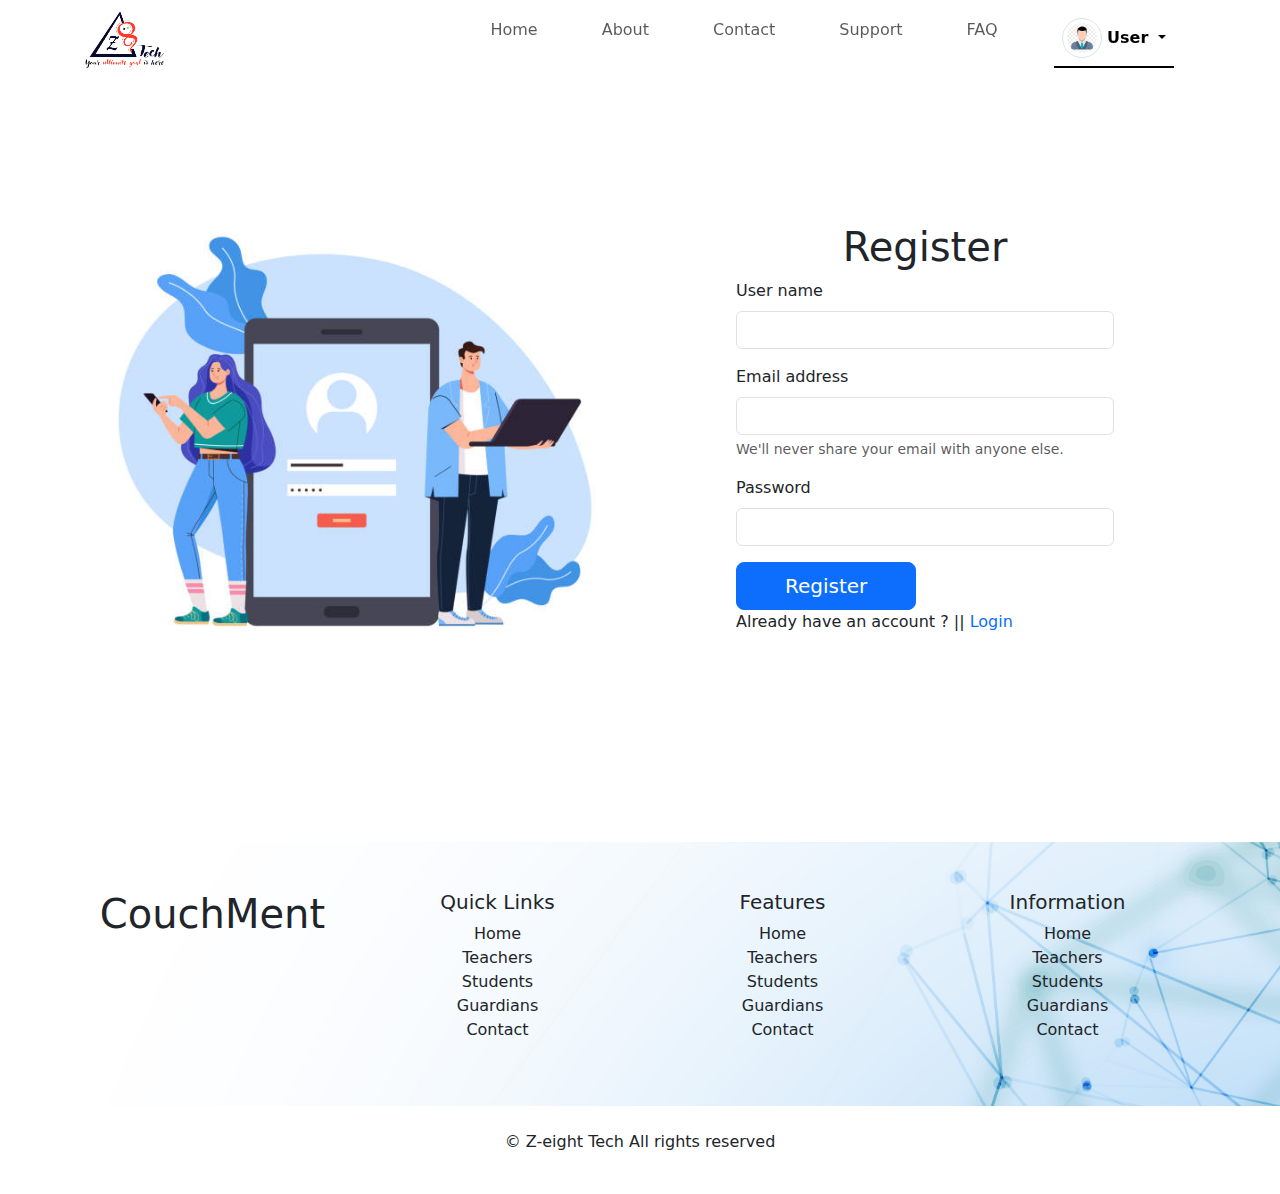
<file: register.html>
<!DOCTYPE html>
<html lang="en">

<head>
    <meta charset="UTF-8">
    <meta name="viewport" content="width=device-width, initial-scale=1.0">
    <title>Coaching Management System</title>
    <link rel="stylesheet" href="https://cdn.jsdelivr.net/npm/bootstrap@4.0.0/dist/css/bootstrap.min.css"
        integrity="sha384-Gn5384xqQ1aoWXA+058RXPxPg6fy4IWvTNh0E263XmFcJlSAwiGgFAW/dAiS6JXm" crossorigin="anonymous">

    <link rel="stylesheet" href="https://cdn.datatables.net/1.10.24/css/jquery.dataTables.min.css">
    <link rel="stylesheet" href="https://cdn.jsdelivr.net/npm/bootstrap@5.3.0/dist/css/bootstrap.min.css">
    <link rel="stylesheet" href="https://cdn.datatables.net/buttons/1.7.0/css/buttons.dataTables.min.css">
    <link rel="stylesheet" href="./css/index.css">
    <link rel="stylesheet" href="https://cdnjs.cloudflare.com/ajax/libs/font-awesome/6.4.0/css/all.min.css">
    <script>
        window.onscroll = function () {
            var element = document.getElementById('my-element');
            var contain = document.getElementById('sec-element');
            var scrollPosition = window.scrollY;

            if (scrollPosition > 10) { // Adjust the scroll position threshold as needed
                element.classList.add('bg-info'); // Add the Bootstrap class dynamically
            } else {
                element.classList.remove('bg-info'); // Remove the Bootstrap class if not scrolled enough
             
            }
        };
    </script>

</head>
<body>
    <header id="my-element" class="sticky-top">
        <nav   class="container navbar nav-underline navbar-expand-lg bg-body-transparent d-flex justify-content-between">
            <div class="container-fluid d-flex justify-content-between">
                <a class="" href="index.html"><img class="img-fluid w-50" src="assets/logo/Z8-tech.jpg" alt="" /></a>
              <button class="navbar-toggler" type="button" data-bs-toggle="collapse" data-bs-target="#navbarTogglerDemo02" aria-controls="navbarTogglerDemo02" aria-expanded="false" aria-label="Toggle navigation">
                <span class="navbar-toggler-icon"></span>
              </button>
              <div class="collapse navbar-collapse" id="navbarTogglerDemo02">
                <ul class="navbar-nav ms-auto mb-2 mb-lg-0">
                    <li class="nav-item mx-4">
                        <a class="nav-link " href="/index.html">Home</a>
                    </li>
                    <li class="nav-item  mx-4">
                        <a class="nav-link" href="#">About</a>
                    </li>

                    <li class="nav-item mx-4">
                        <a href="contact.html" class="nav-link ">Contact</a>
                    </li>
                    <li class="nav-item mx-4">
                        <a href="support.html" class="nav-link ">Support</a>
                    </li>
                    <li class="nav-item mx-4">
                        <a href="faq.html" class="nav-link ">FAQ</a>
                    </li>
                    <li class="nav-item dropdown mx-4">
                        <a  aria-current="page"  class="nav-link active dropdown-toggle" href="#" role="button"
                            data-bs-toggle="dropdown" aria-expanded="false">
                            <img  src="./assets/users-vector-icon-png_260862.jpg" class=" user-img img-thumbnail rounded-5" alt="...">
                            User
                        </a>
                        <ul class="dropdown-menu">
                            <li><a class="dropdown-item" href="#">Action</a></li>
                            <li><a class="dropdown-item" href="#">Another action</a></li>
                            <li>
                                <hr class="dropdown-divider">
                            </li>
                            <li><a class="dropdown-item" href="/login.html">Log Out</a></li>
                        </ul>
                    </li>
                </ul>

              </div>
            </div>
        </nav>
        </header>
    <div class="container my-5">
        <div class="row">
            <div class="col-md-6 col-sm-12 my-auto">
                <img class="w-100 img-fluid" src="./assets/register.jpg" alt="">
            </div>
            <div class="col-md-6 col-sm-12 p-5 my-auto">

                <div class="p-5">
                    <h1 class="text-center">
                        Register
                    </h1>
                    <form action="">

                        <div class="mb-3">
                            <label for="exampleInputName1" class="form-label">User name</label>
                            <input type="text" class="form-control" id="exampleInputName1">
                        </div>
                        <div class="mb-3">
                            <label for="exampleInputEmail1" class="form-label">Email address</label>
                            <input type="email" class="form-control" id="exampleInputEmail1"
                                aria-describedby="emailHelp">
                            <div id="emailHelp" class="form-text">We'll never share your email with anyone else.</div>
                        </div>
                        <div class="mb-3">
                            <label for="exampleInputPassword1" class="form-label">Password</label>
                            <input type="password" class="form-control" id="exampleInputPassword1">
                        </div>
                        <button type="submit" class="btn btn-primary btn-lg px-5">Register</button>
                    </form>
                    <p>Already have an account ?  ||  <a class="text-decoration-none" href="file:///C:/laragon/www/Z-tech-helpdesk/login.html">Login</a> </p>

                </div>
            </div>
        </div>
    </div>

    <footer class="mt-5 ">
        <div class=" h-100  text-center pt-5">

            <div class="bg-transparent footer-img py-5">
                <div class="container text-center">
                    <div class="row row-cols-1 row-cols-sm-2 row-cols-md-4">
                        <div class="col  border-right-3">
                            <h1>
                                CouchMent
                            </h1>
                        </div>
                        <div class="col">
                            <h5>Quick Links</h5>
                            <ul class="list-unstyled">
                                <li>Home</li>
                                <li>Teachers</li>
                                <li>Students</li>
                                <li>Guardians</li>
                                <li>Contact</li>
                            </ul>
                        </div>
                        <div class="col">
                            <h5>Features</h5>
                            <ul class="list-unstyled">
                                <li>Home</li>
                                <li>Teachers</li>
                                <li>Students</li>
                                <li>Guardians</li>
                                <li>Contact</li>
                            </ul>
                        </div>
                        <div class="col">
                            <h5>Information</h5>
                            <ul class="list-unstyled">
                                <li>Home</li>
                                <li>Teachers</li>
                                <li>Students</li>
                                <li>Guardians</li>
                                <li>Contact</li>
                            </ul>
                        </div>
                    </div>
                </div>
            </div>
          
            <div class="py-4">

        <p>      &#169 Z-eight Tech All rights reserved</p>

            </div>
        </div>
    </footer>
<script src="https://cdn.jsdelivr.net/npm/bootstrap@5.3.0/dist/js/bootstrap.bundle.min.js"></script>
</body>

</html>
</file>
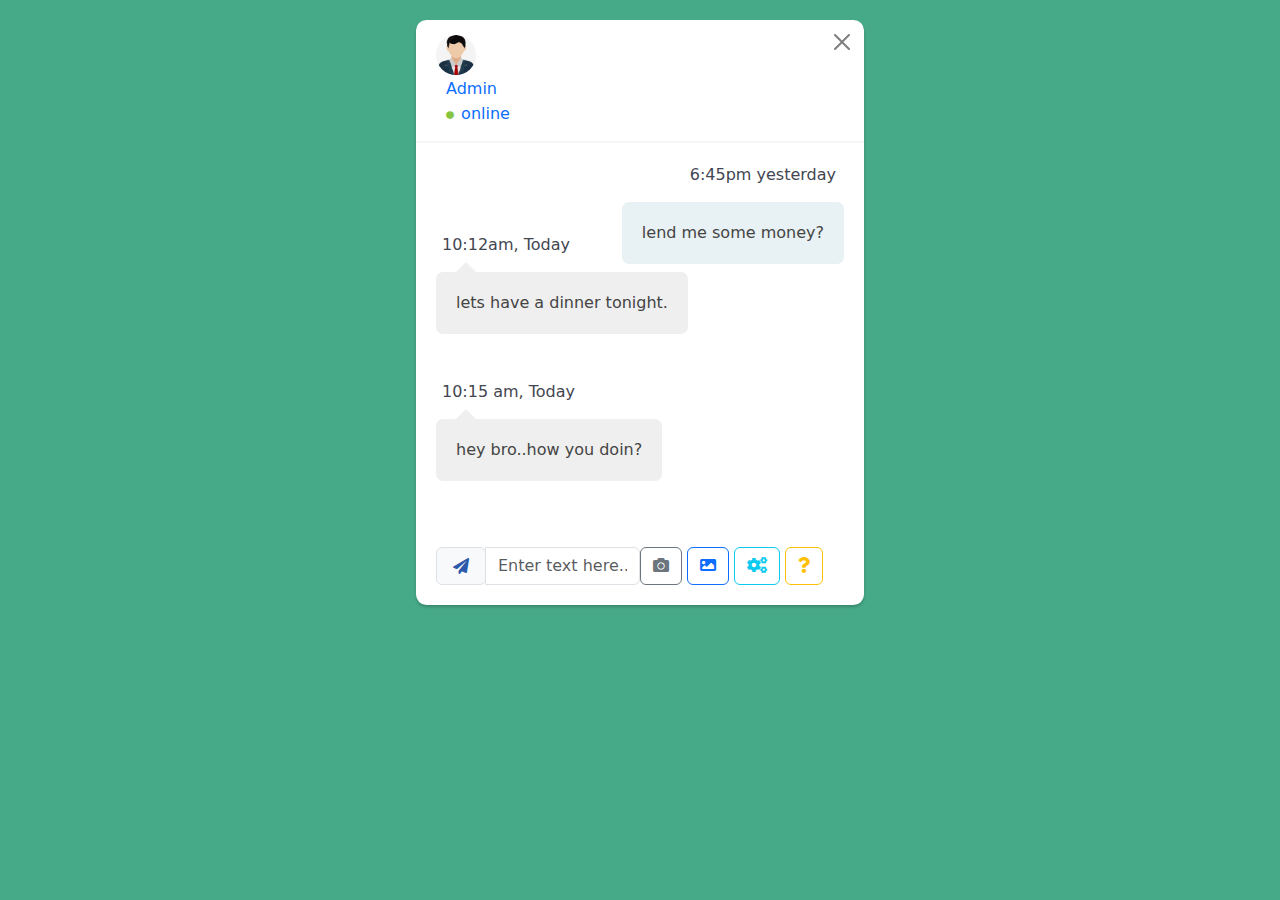
<file: user-chat.html>
<!DOCTYPE html>
<html lang="en">
<head>
    <meta charset="UTF-8">
    <meta http-equiv="X-UA-Compatible" content="IE=edge">
    <meta name="viewport" content="width=device-width, initial-scale=1.0">
    <title>User Chatbox</title>
    <!-- css links --> 
    <link
    href="	https://cdn.jsdelivr.net/npm/bootstrap@5.3.0/dist/css/bootstrap.min.css"
    rel="stylesheet"
  /> 
    <link rel="stylesheet" href="./css/user-chat.css">
   
      <!-- fontawesome link -->
       
      <link
        href="https://use.fontawesome.com/releases/v5.15.4/css/all.css"
        rel="stylesheet"
      /> 
      <!-- js link -->

    <script src="	https://cdn.jsdelivr.net/npm/bootstrap@5.3.0/dist/js/bootstrap.bundle.min.js"></script>
</head>
<body>
    <main>
    <section class=" d-flex justify-content-center">
    <div class="card user-chat">
                <button type="button" class="btn-close  " aria-label="Close"></button>
            <div class="chat">
        <div class="chat-header d-flex">

            <div class="row">
                <div class="col-lg-6">
                    <a
              href="javascript:void(0);"
              data-toggle="modal"
              data-target="#user_info"
            >
        <img src="./assets/images/akib.png" alt="avatar">
        <div class="chat-about">
            <h6 class="mt-1 mb-1">Admin</h6>
            <div class="status">
                <i class="fa fa-circle online"></i> online
              </div>
          </div>
       
        </div>
        
     
</div>
</div>

<div class="chat-history">
<ul class="mb-3">
  <li class="me-0">
    <div class="message-data d-flex justify-content-end">
      <span class="me-2 message-data-time text-center">6:45pm yesterday</span>
     
    </div>
    

    <div class="message other-message float-right mb-2">
      lend me some money?
    </div>
  </li>
  <li class="py-2">
    <div class="message-data mt-2">
      <span class="message-data-time">10:12am, Today</span>
    </div>
    <div class="message my-message">lets have a dinner tonight.</div>
  </li>
  <li class="py-2">
    <div class="message-data">
      <span class="message-data-time">10:15 am, Today</span>
    </div>
    <div class="message my-message">
     hey bro..how you doin?
    </div>
  </li>
</ul>
</div>
<div class="chat-message d-flex">
<div class="input-group mb-0">
  <div class="input-group-prepend">
    <span class="input-group-text"
      ><i class="fas fa-paper-plane fa-spin p-1"></i></span>
    
  </div>
  <input
    type="text"
    class="form-control"
    placeholder="Enter text here..."
  />
  

    </div>
    <div class="col-lg-6 hidden-sm text-right">
      <a
        href="javascript:void(0);"
        class="btn btn-outline-secondary"
        ><i class="fa fa-camera"></i
      ></a>
      <a
        href="javascript:void(0);"
        class="btn btn-outline-primary"
        ><i class="fa fa-image"></i
      ></a>
      <a href="javascript:void(0);" class="btn btn-outline-info"
        ><i class="fa fa-cogs"></i
      ></a>
      <a
        href="javascript:void(0);"
        class="btn btn-outline-warning"
        ><i class="fa fa-question"></i
      ></a>
  </div>
</div>
    </div>
   
</div>
</section>
</main>
</body>
</html>
</file>
<file: css/index.css>
.sec-img{
    background-image: url("../assets/17973908.jpg");
    background-size: cover;
    background-repeat: no-repeat;
    height: 700px;
}

    @media (max-width: 768px) {
.third-sec{

    margin-left: auto;
    margin-right: auto;

}
    }
.fourth-sec {
    @media (max-width: 768px) {
        display: grid;
        grid-template-columns: 1;
        margin-left: auto;
        margin-right: auto;
    }
}

  
.footer-img{
    background-image: url("../assets/17973908.jpg");
    background-size: cover;
    background-repeat: no-repeat;
}
.fifth-sec{
    background-image: url("../assets/17973908.jpg");
    background-size: cover;
    background-repeat: no-repeat;   
}

    @media (max-width: 1024px) {
        .fifth-section{


    }
    }
.card-img{
    background-image: url("../assets/17973908.jpg");

}
.sixth-sec{

};
.hamburger{
margin-right:0;
padding-left:100px;
}
.user-img {
    width:40px
}
</file>
<file: css/admin-chat.css>
body{
    background-color: #f4f7f6;
    margin-top:20px;
}
.card {
    background: #fff;
    transition: .5s;
    border: 0;
    margin-bottom: 30px;
    border-radius: .65rem;
    position: relative;
    width: 100%;
    box-shadow: 0 1px 2px 0 rgb(0 0 0 / 10%);
}
.admin-chat .user-list {
    width: 280px;
    position: absolute;
    left: 0;
    top: 0;
    padding: 20px;
    z-index: 7
}

.admin-chat .chat {
    margin-left: 280px;
    border-left: 1px solid #eaeaea
}

.user-list {
    -moz-transition: .5s;
    -o-transition: .5s;
    -webkit-transition: .5s;
    transition: .5s
}
.convo-list{
    height: 100%;
}
.user-list .convo-list li {
    padding: 10px 15px;
    list-style: none;
    border-radius: 3px
}

.user-list .convo-list li:hover {
    background: #efefef;
    cursor: pointer
}

.user-list .convo-list li.active {
    background: #efefef
}

.user-list .convo-list li .name {
    font-size: 15px
}

.user-list .convo-list img {
    width: 45px;
    border-radius: 50%
}

.user-list img {
    float: left;
    border-radius: 50%
}

.user-list .about {
    float: left;
    padding-left: 8px
}

.user-list .status {
    color: #999;
    font-size: 13px
}
.chat .chat-header {
    padding: 15px 20px;
    border-bottom: 2px solid #f4f7f6;
   
}
.chat .chat-header img {
    float: left;
    border-radius: 40px;
    width: 40px;
}
.chat .chat-header .chat-about {
    float: left;
    padding-left: 10px;
    width: 150px;
    
}
.chat .chat-history {
    padding: 20px;
    border-bottom: 2px solid #fff
}
.chat .chat-history ul {
    padding: 0;
    
}

.chat .chat-history ul li {
    list-style: none;
    margin-bottom: 30px;
   
}
.chat .chat-history ul li:last-child {
    margin-bottom: 0px;
   
}
.chat .chat-history .message-data {
    margin-bottom: 15px;
   
}
.chat .chat-history .message-data img {
    border-radius: 40px;
    width: 40px
}
.chat .chat-history .message-data-time {
    color: #434651;
    padding-left: 6px;
    
}
.chat .chat-history .message {
    color: #444;
    padding: 18px 20px;
    line-height: 26px;
    font-size: 16px;
    border-radius: 7px;
    display: inline-block;
    position: relative;
    
}
.chat .chat-history .message:after {
    bottom: 100%;
    left: 7%;
    border: solid transparent;
    content: " ";
    height: 0;
    width: 0;
    position: absolute;
    pointer-events: none;
    border-bottom-color: #fff;
    border-width: 10px;
    margin-left: -10px;
 
}
.chat .chat-history .my-message {
    background: #efefef;
    
}

.chat .chat-history .my-message:after {
    bottom: 100%;
    left: 30px;
    border: solid transparent;
    content: " ";
    height: 0;
    width: 0;
    position: absolute;
    pointer-events: none;
    border-bottom-color: #efefef;
    border-width: 10px;
    margin-left: -10px;
    
}

.chat .chat-history .other-message {
    background: #e8f1f3;
    text-align: right;
   
}

.chat .chat-history .other-message:after {
    border-bottom-color: #e8f1f3;
    left: 93%;
    
}

.chat .chat-message {
    padding: 20px;
    
}
 a{
  text-decoration: none;
}

.online,
.offline,
.me {
    margin-right: 2px;
    font-size: 8px;
    vertical-align: middle
}

.online {
    color: #86c541
}

.offline {
    color: #e47297
}

.me {
    color: #1d8ecd
}

.float-right {
    float: right
}

.d-flex:after {
    visibility: hidden;
    display: block;
    font-size: 0;
    content: " ";
    clear: both;
    height: 0
}
.fa-paper-plane{
    color: #2c5aaa;
}

@media only screen and (max-width: 767px) {
    .admin-chat .user-list {
        height: 465px;
        width: 100%;
        overflow-x: auto;
        background: #fff;
        left: -400px;
        display: none
    }
    .admin-chat .user-list.open {
        left: 0
    }
    .admin-chat .chat {
        margin: 0
    }
    .admin-chat .chat .chat-header {
        border-radius: 0.65rem 0.65rem 0 0
    }
    .admin-chat .chat-history {
        height: 300px;
        overflow-x: auto
    }
}

@media only screen and (min-width: 768px) and (max-width: 992px) {
    .admin-chat .convo-list {
        height: 650px;
        overflow-x: auto
    }
    .admin-chat .chat-history {
        height: 600px;
        overflow-x: auto
    }
}

@media only screen and (min-device-width: 768px) and (max-device-width: 1024px) and (orientation: landscape) and (-webkit-min-device-pixel-ratio: 1) {
    .admin-chat .convo-list {
        height: 480px;
        overflow-x: auto
    }
    .admin-chat .chat-history {
        height: calc(100vh - 350px);
        overflow-x: auto
    }

}
</file>
<file: css/contact.css>
.bg-contact{
    background-image: url("../assets/17973908.jpg");

    background-repeat: no-repeat;
    background-size: 100% 22%

    /* padding-top: 70px; */
/* background-attachment: fixed; */
}
@media screen and (max-width: 480px) {
    .bg-contact {
      background-size: 100% 12%;
    }
}
.footer-img{
    background-image: url("../assets/17973908.jpg");
    background-size: cover;
    background-repeat: no-repeat;
}
.user-img {
    width:40px
}
</file>
<file: css/user-chat.css>
body{
    background-color: #46a988 !important;
    margin-top:20px;
}
.card {
    background: #ffffff;
    transition: .5s;
    border: 0;
    margin-bottom: 30px;
    border-radius: .65rem;
    position: relative;
    width: 35%;
    align-items: center;
    box-shadow: 0 2px 3px 0 rgb(0 0 0 / 20%);
}
.card .btn-close {
    position: absolute;
    top: 10px;
    right: 10px;
  }
.chat .chat-header {
    padding: 15px 20px;
    border-bottom: 2px solid #f4f7f6;
   
}
.chat .chat-header img {
    float: left;
    border-radius: 40px;
    width: 40px;
}
.chat .chat-header .chat-about {
    float: left;
    padding-left: 10px;
    width: 150px;
    
}
.chat .chat-history {
    padding: 20px;
    border-bottom: 2px solid #fff
}
.chat .chat-history ul {
    padding: 0;
    
}

.chat .chat-history ul li {
    list-style: none;
    margin-bottom: 30px;
   
}
.chat .chat-history ul li:last-child {
    margin-bottom: 0px;
   
}
.chat .chat-history .message-data {
    margin-bottom: 15px;
   
}
.chat .chat-history .message-data img {
    border-radius: 40px;
    width: 40px
}
.chat .chat-history .message-data-time {
    color: #434651;
    padding-left: 6px;
    
}
.chat .chat-history .message {
    color: #444;
    padding: 18px 20px;
    line-height: 26px;
    font-size: 16px;
    border-radius: 7px;
    display: inline-block;
    position: relative;
    
}
.chat .chat-history .message:after {
    bottom: 100%;
    left: 7%;
    border: solid transparent;

    height: 0;
    width: 0;
    position: absolute;
    pointer-events: none;
    border-bottom-color: #fff;
    border-width: 10px;
    margin-left: -10px;
 
}
.chat .chat-history .my-message {
    background: #efefef;
    
}

.chat .chat-history .my-message:after {
    bottom: 100%;
    left: 30px;
    border: solid transparent;
    content: " ";
    height: 0;
    width: 0;
    position: absolute;
    pointer-events: none;
    border-bottom-color: #efefef;
    border-width: 10px;
    margin-left: -10px;
    
}

.chat .chat-history .other-message {
    background: #e8f1f3;
    text-align: right;
   
}

.chat .chat-history .other-message:after {
    border-bottom-color: #e8f1f3;
    left: 93%;
    
}

.chat .chat-message {
    padding: 20px;
    
}
 a{
  text-decoration: none;
}

.online,
.offline {
    margin-right: 2px;
    font-size: 8px;
    vertical-align: middle
}

.online {
    color: #86c541
}

.offline {
    color: #e47297
}


.float-right {
    float: right
}


.fa-paper-plane{
    color: #2c5aaa;
}


@media only screen and (max-width: 390px) {
   
  .user-chat .chat {
        margin: 0
    }
    .user-chat .chat .chat-header {
        border-radius: 0.65rem 0.65rem 0 0
    }
    .user-chat .chat-history {
        height: 300px;
        width: 100%;
        overflow-x: auto
    }
}

@media only screen and (min-width: 768px) and (max-width: 992px) {
   
    .user-chat .chat-history {
        height: 600px;
        overflow-x: auto
    }
}

@media only screen and (min-device-width: 768px) and (max-device-width: 1024px) and (orientation: landscape) and (-webkit-min-device-pixel-ratio: 1) {
    
    .user-chat .chat-history {
        height: calc(100vh - 350px);
        overflow-x: auto
    }

}
</file>
